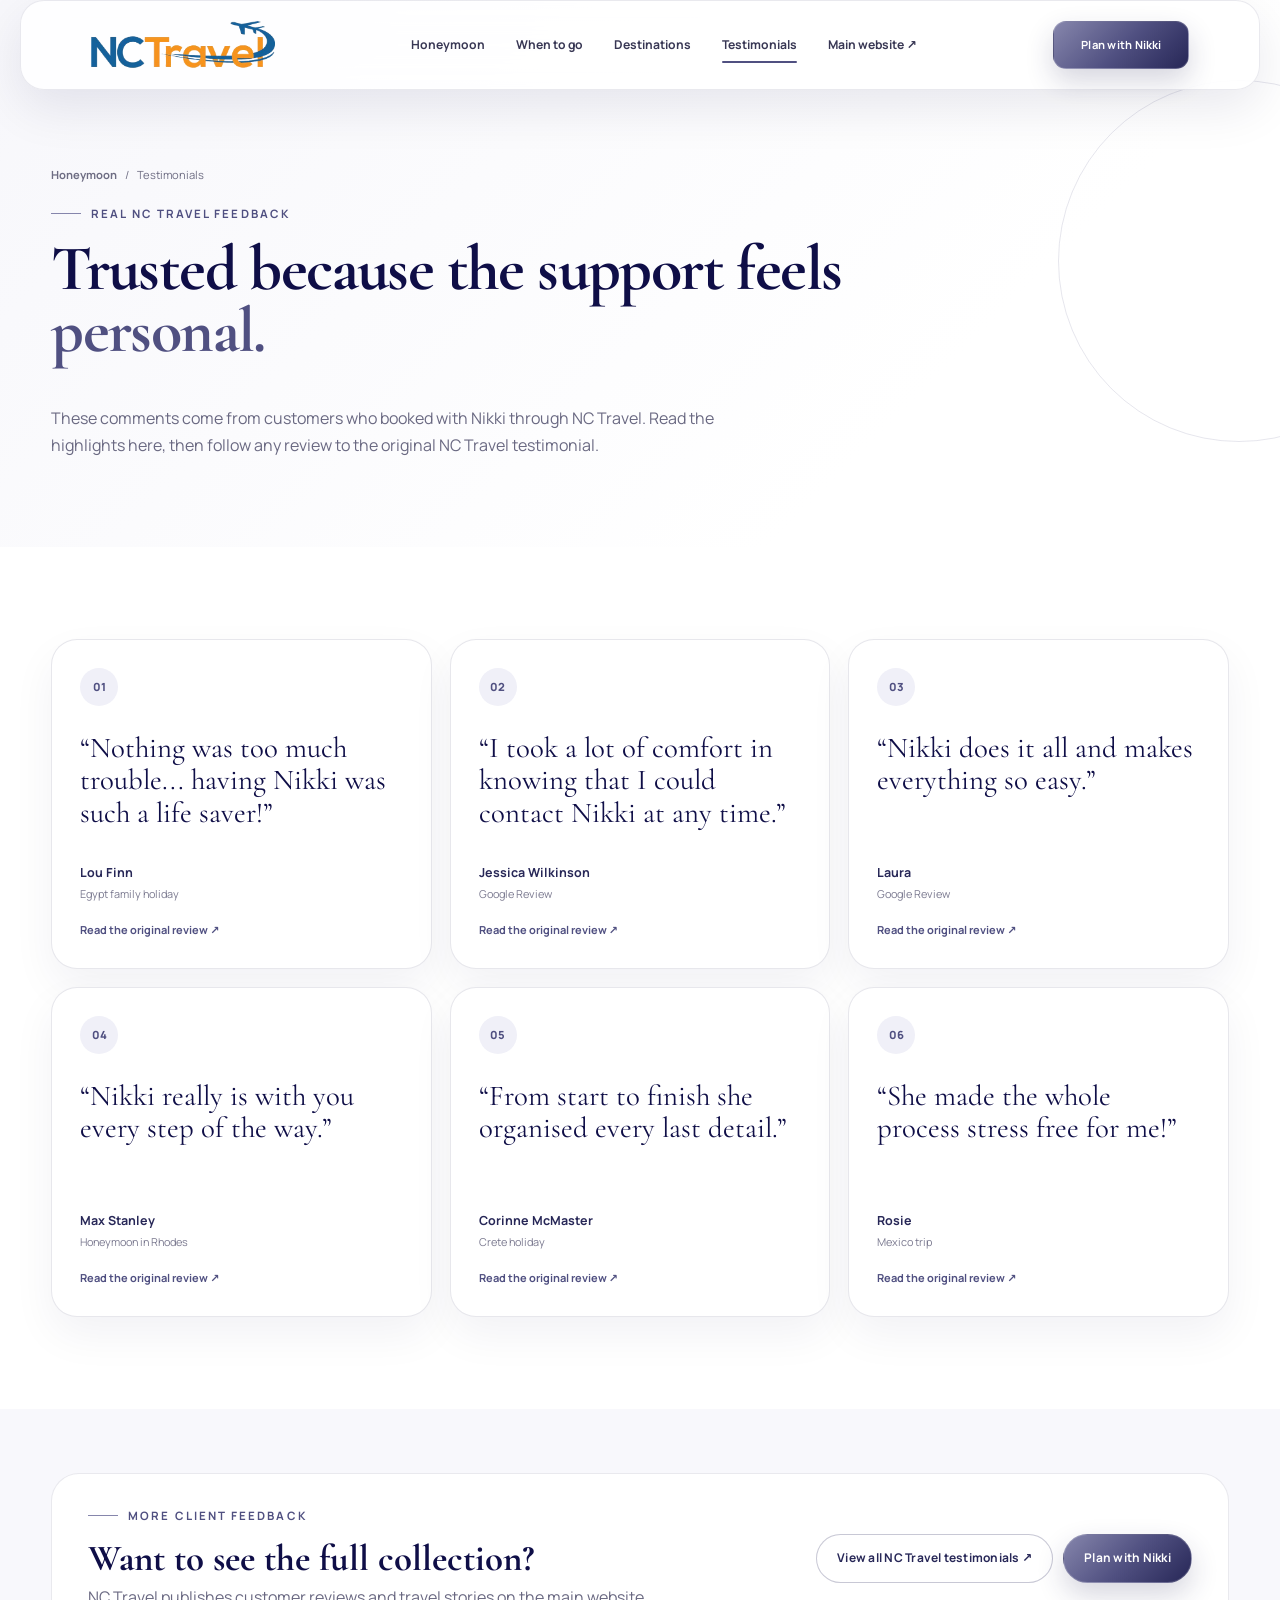
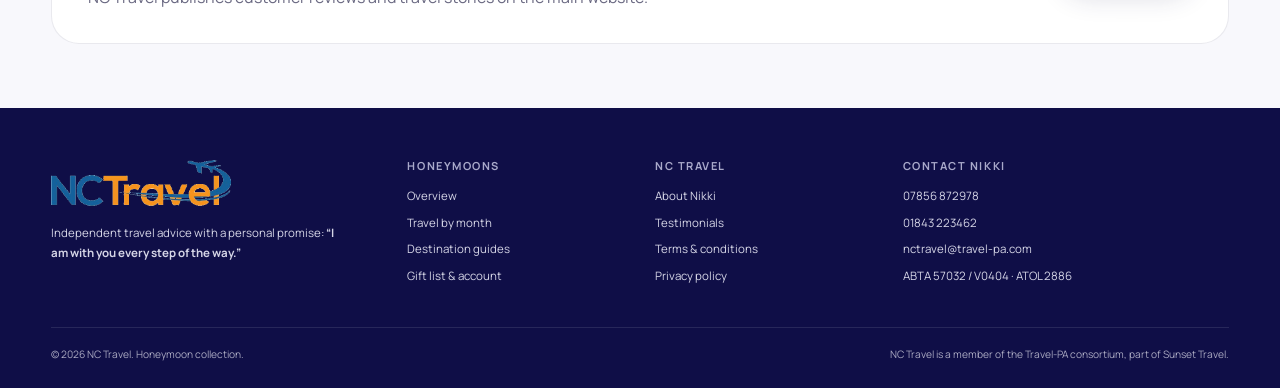
<file: testimonials.html>
<!DOCTYPE html>

<html lang="en"><head><meta charset="utf-8"/><meta content="width=device-width,initial-scale=1" name="viewport"/><meta content="#ffffff" name="theme-color"/><meta content="Read genuine NC Travel client feedback about Nikki Curran’s personal planning, support and attention to detail." name="description"/><title>Testimonials | NC Travel Honeymoons</title><link href="assets/img/nc-travel-logo.png" rel="icon"/><link href="assets/css/styles.css" rel="stylesheet"/></head><body><header class="site-header">
<div class="container nav">
<a aria-label="NC Travel home" class="logo-wrap" href="https://www.nctravel.co.uk/">
<img alt="NC Travel logo" class="logo" src="assets/img/nc-travel-logo.png"/>
</a>
<nav aria-label="Primary navigation" class="nav-links">
<a class="" href="index.html">Honeymoon</a>
<a class="" href="when-to-go.html">When to go</a>
<a class="" href="destinations.html">Destinations</a><a class="active" href="testimonials.html">Testimonials</a>
<a href="https://www.nctravel.co.uk/" rel="noopener" target="_blank">Main website ↗</a>
</nav>
<div class="nav-actions">
<a class="btn btn-gold btn-sm" data-open-planner="" href="#plan-honeymoon">Plan with Nikki</a>
<button aria-expanded="false" aria-label="Open menu" class="mobile-toggle"><span></span></button>
</div>
</div>
<nav aria-label="Mobile navigation" class="mobile-nav">
<a href="index.html">Honeymoon</a>
<a href="when-to-go.html">When to go</a>
<a href="destinations.html">Destinations</a><a href="testimonials.html">Testimonials</a>
<a data-open-planner="" href="#plan-honeymoon">Plan with Nikki</a>
<a href="https://www.nctravel.co.uk/" rel="noopener" target="_blank">Back to NC Travel ↗</a>
</nav>
</header>
<main class="testimonials-page">
<section class="subhero testimonial-hero">
<div class="container reveal">
<div class="breadcrumbs"><a href="index.html">Honeymoon</a><span>/</span><span>Testimonials</span></div>
<div class="eyebrow">Real NC Travel feedback</div>
<h1>Trusted because the support feels <span class="gold">personal.</span></h1>
<p>These comments come from customers who booked with Nikki through NC Travel. Read the highlights here, then follow any review to the original NC Travel testimonial.</p>
</div>
</section>
<section class="section section-white">
<div class="container testimonial-grid-page">
<article class="testimonial-card reveal"><span class="testimonial-mark">01</span><blockquote>“Nothing was too much trouble... having Nikki was such a life saver!”</blockquote><div><strong>Lou Finn</strong><span>Egypt family holiday</span></div><a href="https://www.nctravel.co.uk/post/we-booked-quite-short-notice-with-nikki-but-nothing-was-too-much-trouble-lou" rel="noopener" target="_blank">Read the original review ↗</a></article>
<article class="testimonial-card reveal"><span class="testimonial-mark">02</span><blockquote>“I took a lot of comfort in knowing that I could contact Nikki at any time.”</blockquote><div><strong>Jessica Wilkinson</strong><span>Google Review</span></div><a href="https://www.nctravel.co.uk/post/i-took-a-lot-of-comfort-in-knowing-that-i-could-contact-nikki-at-any-time-jessica" rel="noopener" target="_blank">Read the original review ↗</a></article>
<article class="testimonial-card reveal"><span class="testimonial-mark">03</span><blockquote>“Nikki does it all and makes everything so easy.”</blockquote><div><strong>Laura</strong><span>Google Review</span></div><a href="https://www.nctravel.co.uk/post/nikki-does-it-all-and-makes-everything-so-easy-laura" rel="noopener" target="_blank">Read the original review ↗</a></article>
<article class="testimonial-card reveal"><span class="testimonial-mark">04</span><blockquote>“Nikki really is with you every step of the way.”</blockquote><div><strong>Max Stanley</strong><span>Honeymoon in Rhodes</span></div><a href="https://www.nctravel.co.uk/post/nikki-really-is-with-you-every-step-of-the-way-max" rel="noopener" target="_blank">Read the original review ↗</a></article>
<article class="testimonial-card reveal"><span class="testimonial-mark">05</span><blockquote>“From start to finish she organised every last detail.”</blockquote><div><strong>Corinne McMaster</strong><span>Crete holiday</span></div><a href="https://www.nctravel.co.uk/post/from-start-to-finish-nikki-organised-every-last-detail-corinne" rel="noopener" target="_blank">Read the original review ↗</a></article>
<article class="testimonial-card reveal"><span class="testimonial-mark">06</span><blockquote>“She made the whole process stress free for me!”</blockquote><div><strong>Rosie</strong><span>Mexico trip</span></div><a href="https://www.nctravel.co.uk/post/nikki-made-the-whole-process-stress-free-for-me-rosie" rel="noopener" target="_blank">Read the original review ↗</a></article>
</div>
</section>
<section class="section-sm section-paper testimonial-cta-section">
<div class="container testimonial-cta reveal">
<div><div class="eyebrow">More client feedback</div><h2>Want to see the full collection?</h2><p>NC Travel publishes customer reviews and travel stories on the main website.</p></div>
<div class="testimonial-cta-actions"><a class="btn btn-outline" href="https://www.nctravel.co.uk/testimonials" rel="noopener" target="_blank">View all NC Travel testimonials ↗</a><a class="btn btn-gold" data-open-planner="" href="#plan-honeymoon">Plan with Nikki</a></div>
</div>
</section>
</main>
<footer class="footer">
<div class="container">
<div class="footer-grid">
<div>
<img alt="NC Travel" class="footer-logo" src="assets/img/nc-travel-logo.png"/>
<p style="max-width:290px;margin-top:16px">Independent travel advice with a personal promise: <strong>“I am with you every step of the way.”</strong></p>
</div>
<div><h4>Honeymoons</h4><a href="index.html">Overview</a><a href="when-to-go.html">Travel by month</a><a href="destinations.html">Destination guides</a><a href="index.html#gift">Gift list &amp; account</a></div>
<div><h4>NC Travel</h4><a href="https://www.nctravel.co.uk/about-nikki-curran" rel="noopener" target="_blank">About Nikki</a><a href="testimonials.html">Testimonials</a><a href="https://www.nctravel.co.uk/terms-and-conditions" rel="noopener" target="_blank">Terms &amp; conditions</a><a href="https://www.nctravel.co.uk/privacy-policy" rel="noopener" target="_blank">Privacy policy</a></div>
<div><h4>Contact Nikki</h4><a href="tel:+447856872978">07856 872978</a><a href="tel:+441843223462">01843 223462</a><a href="mailto:nctravel@travel-pa.com">nctravel@travel-pa.com</a><p>ABTA 57032 / V0404 · ATOL 2886</p></div>
</div>
<div class="footer-bottom"><span>© 2026 NC Travel. Honeymoon collection.</span><span>NC Travel is a member of the Travel-PA consortium, part of Sunset Travel.</span></div>
</div>
</footer><script src="assets/js/main.js"></script>
<div aria-hidden="true" class="planner-modal" id="honeymoonPlanner">
<div class="planner-backdrop" data-close-planner=""></div>
<section aria-labelledby="plannerTitle" aria-modal="true" class="planner-dialog" role="dialog">
<button aria-label="Close honeymoon planner" class="planner-close" data-close-planner="" type="button">×</button>
<aside class="planner-aside">
<div class="planner-aside-inner">
<span class="planner-eyebrow">NC Travel Honeymoons</span>
<h2 id="plannerTitle">Let’s make it feel completely <em>yours.</em></h2>
<p>Answer a few quick questions and Nikki can start shaping ideas around the two of you.</p>
<div class="planner-assurance">
<span>✓ Personal recommendations</span>
<span>✓ No planning fee</span>
<span>✓ ABTA &amp; ATOL protected</span>
</div>
<div aria-hidden="true" class="planner-step-list">
<span class="active" data-step-dot="1"><b>01</b> About you</span>
<span data-step-dot="2"><b>02</b> Contact</span>
<span data-step-dot="3"><b>03</b> Your honeymoon</span>
<span data-step-dot="4"><b>04</b> Budget &amp; ideas</span>
<span data-step-dot="5"><b>05</b> Consultation</span>
</div>
</div>
</aside>
<form class="planner-form" data-honeymoon-planner="" novalidate="">
<div class="planner-progress-wrap">
<div class="planner-progress-copy"><span id="plannerStepLabel">Step 1 of 5</span><strong id="plannerStepName">About you</strong></div>
<div class="planner-progress"><span id="plannerProgressBar"></span></div>
</div>
<div class="planner-step active" data-planner-step="1">
<span class="planner-question-kicker">First, the easy bit</span>
<h3>Who are we planning this honeymoon for?</h3>
<p class="planner-step-lead">Tell Nikki who she’ll be speaking with.</p>
<div class="planner-grid planner-grid-title">
<label class="planner-field"><span>Title</span><select name="title" required=""><option value="">Select</option><option>Mr</option><option>Mrs</option><option>Miss</option><option>Ms</option><option>Mx</option><option>Dr</option></select></label>
<label class="planner-field"><span>First name</span><input autocomplete="given-name" name="firstName" placeholder="First name" required="" type="text"/></label>
<label class="planner-field"><span>Last name</span><input autocomplete="family-name" name="lastName" placeholder="Last name" required="" type="text"/></label>
</div>
</div>
<div class="planner-step" data-planner-step="2">
<span class="planner-question-kicker">Keep in touch</span>
<h3>What’s the best way for Nikki to reach you?</h3>
<p class="planner-step-lead">Your details are only used to respond to this honeymoon enquiry.</p>
<div class="planner-grid">
<label class="planner-field planner-phone"><span>Phone number</span><div class="planner-phone-row"><select aria-label="Country code" name="dialCode"><option value="+44">UK +44</option><option value="+353">IE +353</option><option value="+1">US/CA +1</option><option value="+61">AU +61</option><option value="+91">IN +91</option><option value="other">Other</option></select><input autocomplete="tel" name="phone" placeholder="Phone number" required="" type="tel"/></div></label>
<label class="planner-field"><span>Email address</span><input autocomplete="email" name="email" placeholder="you@example.com" required="" type="email"/></label>
</div>
</div>
<div class="planner-step" data-planner-step="3">
<span class="planner-question-kicker">Picture the two of you</span>
<h3>What kind of honeymoon are you imagining?</h3>
<p class="planner-step-lead">Choose as many as feel right. You can change your mind later.</p>
<div class="planner-choice-grid" data-choice-group="style">
<button class="planner-choice" data-choice="Beach &amp; relaxation" type="button"><span>☼</span>Beach &amp; relaxation</button>
<button class="planner-choice" data-choice="Luxury resort" type="button"><span>◇</span>Luxury resort</button>
<button class="planner-choice" data-choice="Adventure &amp; safari" type="button"><span>↗</span>Adventure &amp; safari</button>
<button class="planner-choice" data-choice="Culture &amp; city" type="button"><span>⌂</span>Culture &amp; city</button>
<button class="planner-choice" data-choice="Island hopping" type="button"><span>≈</span>Island hopping</button>
<button class="planner-choice" data-choice="Multi-centre" type="button"><span>＋</span>Multi-centre</button>
</div>
<input data-choice-value="" name="honeymoonStyle" type="hidden"/>
<div class="planner-grid planner-grid-compact">
<label class="planner-field"><span>Preferred travel month</span><select name="travelMonth"><option value="">Not sure yet</option><option>January</option><option>February</option><option>March</option><option>April</option><option>May</option><option>June</option><option>July</option><option>August</option><option>September</option><option>October</option><option>November</option><option>December</option></select></label>
<label class="planner-field"><span>Ideal duration</span><select name="duration"><option value="">Flexible</option><option>5–7 nights</option><option>8–10 nights</option><option>11–14 nights</option><option>15+ nights</option></select></label>
</div>
</div>
<div class="planner-step" data-planner-step="4">
<span class="planner-question-kicker">Make the ideas useful</span>
<h3>What should Nikki plan around?</h3>
<p class="planner-step-lead">A rough budget and any destination ideas help Nikki recommend the right level of trip.</p>
<div class="planner-budget-grid" data-radio-group="budget">
<label><input name="budget" type="radio" value="Up to £3,000"/><span>Up to £3,000</span></label>
<label><input name="budget" type="radio" value="£3,000–£5,000"/><span>£3k–£5k</span></label>
<label><input name="budget" type="radio" value="£5,000–£8,000"/><span>£5k–£8k</span></label>
<label><input name="budget" type="radio" value="£8,000+"/><span>£8k+</span></label>
<label><input name="budget" type="radio" value="Not sure yet"/><span>Not sure yet</span></label>
</div>
<div class="planner-grid planner-grid-compact">
<label class="planner-field"><span>Destination ideas</span><input name="destination" placeholder="e.g. Maldives, Japan, safari + beach" type="text"/></label>
<label class="planner-field"><span>Departure airport</span><input name="airport" placeholder="e.g. London Gatwick" type="text"/></label>
</div>
</div>
<div class="planner-step" data-planner-step="5">
<span class="planner-question-kicker">Last step</span>
<h3>Would you like to arrange a video consultation?</h3>
<p class="planner-step-lead">You can request a relaxed chat with Nikki, or simply send your enquiry and let her come back with the next step.</p>
<label class="planner-toggle"><input data-video-toggle="" name="videoConsultation" type="checkbox" value="Yes"/><span class="planner-toggle-switch"></span><span><strong>Arrange a video consultation with Nikki</strong><small>Get personalised advice, destination ideas and expert guidance.</small></span></label>
<div class="planner-consultation-date" data-consultation-date="" hidden="">
<label class="planner-field"><span>Preferred appointment date</span><input name="appointmentDate" type="date"/></label>
</div>
<label class="planner-field planner-notes"><span>Anything else Nikki should know?</span><textarea name="notes" placeholder="Wedding date, a must-have experience, accessibility needs, a special surprise…"></textarea></label>
<label class="planner-consent"><input name="consent" required="" type="checkbox"/><span>I’m happy for NC Travel to contact me about this honeymoon enquiry.</span></label>
</div>
<div class="planner-actions">
<button class="planner-back" data-planner-back="" disabled="" type="button">Back</button>
<button class="planner-next" data-planner-next="" type="button">Continue <span>→</span></button>
<button class="planner-submit" data-planner-submit="" hidden="" type="submit">Send to Nikki <span>→</span></button>
</div>
<p aria-live="polite" class="planner-error" data-planner-error=""></p>
</form>
</section>
</div>
</body></html>
</file>
<file: assets/css/styles.css>
@import url('https://fonts.googleapis.com/css2?family=Cormorant+Garamond:wght@500;600;700&family=Manrope:wght@400;500;600;700&display=swap');

:root{
  --ivory:#fbf8f2;
  --paper:#fffdf9;
  --white:#ffffff;
  --beige:#eee3d4;
  --beige-2:#e5d6c2;
  --sand:#d9c4a7;
  --gold:#b79659;
  --gold-dark:#8f6d38;
  --brown:#5a4335;
  --brown-dark:#342a24;
  --ink:#25211e;
  --muted:#716a64;
  --line:rgba(80,60,45,.14);
  --blue:#1d6e9d;
  --orange:#f19328;
  --shadow:0 20px 60px rgba(65,48,36,.10);
  --radius:24px;
}

*{box-sizing:border-box}
html{scroll-behavior:smooth}
body{margin:0;background:var(--ivory);color:var(--ink);font-family:Manrope,system-ui,-apple-system,sans-serif;line-height:1.7}
body.menu-open{overflow:hidden}
a{color:inherit;text-decoration:none}
img{display:block;max-width:100%}
button,input,select,textarea{font:inherit}
button{color:inherit}
h1,h2,h3,h4{font-family:"Cormorant Garamond",Georgia,serif;line-height:1.05;margin:0 0 .65em;color:var(--brown-dark)}
p{margin:0 0 1em}
.container{width:min(1180px,92%);margin-inline:auto}
.container.narrow{width:min(900px,92%)}
.section{padding:92px 0;position:relative}
.section-sm{padding:64px 0}
.section-white{background:var(--white)}
.section-paper{background:var(--paper)}
.section-beige{background:linear-gradient(180deg,#f2e9dd,#fbf8f2)}
.section-dark{background:var(--brown-dark);color:#f8f3ec}
.section-dark h2,.section-dark h3{color:#fffaf2}
.eyebrow{display:flex;align-items:center;gap:10px;font-size:.72rem;text-transform:uppercase;letter-spacing:.18em;font-weight:700;color:var(--gold-dark);margin-bottom:14px}
.eyebrow:before{content:"";width:30px;height:1px;background:var(--gold)}
.section-title{font-size:clamp(2.5rem,5vw,4.7rem);max-width:850px}
.section-lead{font-size:1.02rem;color:var(--muted);max-width:760px}
.gold{color:var(--gold-dark)}
.muted{color:var(--muted)}
.small{font-size:.85rem}
.pill{display:inline-flex;align-items:center;gap:8px;padding:8px 12px;border-radius:999px;border:1px solid var(--line);background:rgba(255,255,255,.7);font-size:.72rem;font-weight:700;color:var(--brown)}

/* Header */
.site-header{position:fixed;inset:0 0 auto;z-index:1000;transition:.25s ease;background:rgba(251,248,242,.82);backdrop-filter:blur(16px);border-bottom:1px solid transparent}
.site-header.scrolled{border-color:var(--line);box-shadow:0 8px 35px rgba(61,45,34,.06)}
.nav{height:88px;display:flex;align-items:center;justify-content:space-between;gap:24px}
.logo-wrap{display:flex;align-items:center;gap:14px;min-width:160px}
.logo{width:176px;height:auto;mix-blend-mode:multiply}
.nav-links{display:flex;align-items:center;gap:28px;font-size:.76rem;font-weight:700;color:#54483f}
.nav-links a{position:relative;white-space:nowrap}
.nav-links a:after{content:"";position:absolute;left:0;right:100%;bottom:-8px;height:1px;background:var(--gold);transition:.25s}
.nav-links a:hover:after,.nav-links a.active:after{right:0}
.nav-actions{display:flex;align-items:center;gap:10px}
.btn{display:inline-flex;align-items:center;justify-content:center;gap:8px;border-radius:999px;padding:13px 20px;border:1px solid transparent;background:var(--brown);color:#fff;font-size:.75rem;font-weight:700;letter-spacing:.02em;cursor:pointer;transition:.22s ease}
.btn:hover{transform:translateY(-2px);box-shadow:0 12px 30px rgba(61,43,31,.16)}
.btn-gold{background:linear-gradient(135deg,#c6a76d,#9d7a42);color:#fff}
.btn-light{background:rgba(255,255,255,.84);border-color:rgba(255,255,255,.72);color:var(--brown-dark)}
.btn-outline{background:transparent;border-color:rgba(90,67,53,.3);color:var(--brown)}
.btn-sm{padding:10px 16px;font-size:.7rem}
.mobile-toggle{display:none;width:44px;height:44px;border-radius:50%;border:1px solid var(--line);background:rgba(255,255,255,.7);cursor:pointer;align-items:center;justify-content:center}
.mobile-toggle span,.mobile-toggle span:before,.mobile-toggle span:after{content:"";display:block;width:18px;height:1px;background:var(--brown);position:relative;transition:.25s}
.mobile-toggle span:before{position:absolute;top:-6px}.mobile-toggle span:after{position:absolute;top:6px}
.mobile-nav{display:none}

/* Hero */
.hero{min-height:760px;padding-top:88px;display:flex;align-items:center;position:relative;overflow:hidden;background:#d9c7b4}
.hero-media{position:absolute;inset:0;background-image:linear-gradient(90deg,rgba(43,34,28,.72) 0%,rgba(43,34,28,.48) 38%,rgba(43,34,28,.12) 68%,rgba(43,34,28,.12) 100%),linear-gradient(0deg,rgba(43,34,28,.36),transparent 50%),url('https://static.wixstatic.com/media/c4ca21_735003ba250a4f378be58e5f8d075154~mv2.jpg');background-size:cover;background-position:center;transform:scale(1.02);animation:heroZoom 18s ease-in-out infinite alternate}
@keyframes heroZoom{to{transform:scale(1.075)}}
.hero-content{position:relative;z-index:2;color:#fff;max-width:720px;padding:80px 0}
.hero .eyebrow{color:#ead8bb}.hero .eyebrow:before{background:#d9bc89}
.hero h1{font-size:clamp(4rem,8vw,7.7rem);color:#fffaf4;letter-spacing:-.035em;margin-bottom:22px}
.hero p{font-size:1.05rem;max-width:620px;color:rgba(255,255,255,.88)}
.hero-actions{display:flex;flex-wrap:wrap;gap:12px;margin-top:30px}
.hero-card{position:absolute;right:max(4%,calc((100vw - 1180px)/2));bottom:48px;z-index:3;width:min(360px,37vw);background:rgba(255,253,249,.92);backdrop-filter:blur(14px);border:1px solid rgba(255,255,255,.55);border-radius:22px;padding:22px;color:var(--ink);box-shadow:0 25px 70px rgba(0,0,0,.18)}
.hero-card strong{font-family:"Cormorant Garamond";font-size:1.55rem;color:var(--brown-dark)}
.trust-mini{display:grid;grid-template-columns:1fr 1fr;gap:10px;margin-top:14px}
.trust-mini span{font-size:.7rem;padding:10px;border-radius:12px;background:#f5efe7;color:#6a584b;font-weight:700}

/* Trust ribbon */
.trust-ribbon{background:#fff;border-bottom:1px solid var(--line)}
.trust-grid{display:grid;grid-template-columns:repeat(4,1fr)}
.trust-item{padding:24px 20px;display:flex;align-items:center;gap:13px;border-right:1px solid var(--line)}
.trust-item:last-child{border-right:0}.trust-icon{width:40px;height:40px;display:grid;place-items:center;border-radius:50%;background:#f3eadf;color:var(--gold-dark);font-size:.9rem;font-weight:800}
.trust-item b{display:block;font-size:.78rem;color:var(--brown-dark)}.trust-item small{display:block;color:var(--muted);font-size:.66rem;line-height:1.4}

/* Editorial cards */
.intro-grid{display:grid;grid-template-columns:.92fr 1.08fr;gap:64px;align-items:center}
.nikki-frame{position:relative;padding:18px 18px 18px 0}
.nikki-frame:before{content:"";position:absolute;inset:46px 0 0 54px;border-radius:32px;background:#e7d9c6}
.nikki-frame img{position:relative;width:100%;height:600px;object-fit:cover;border-radius:32px;box-shadow:var(--shadow)}
.nikki-badge{position:absolute;right:-12px;bottom:34px;background:#fff;border-radius:18px;padding:16px 18px;box-shadow:var(--shadow);border:1px solid var(--line);max-width:220px}
.nikki-badge b{font-family:"Cormorant Garamond";font-size:1.25rem}.nikki-badge span{font-size:.69rem;color:var(--muted);display:block}
.intro-copy h2{font-size:clamp(3rem,5vw,5.2rem)}
.intro-copy .quote{font-family:"Cormorant Garamond";font-size:1.55rem;color:var(--gold-dark);margin:22px 0}
.service-points{display:grid;grid-template-columns:1fr 1fr;gap:12px;margin:25px 0}
.service-point{padding:15px 16px;border-radius:16px;border:1px solid var(--line);background:#fff;font-size:.76rem;color:#665d56}
.service-point b{display:block;color:var(--brown);margin-bottom:3px}

/* Cards */
.card-grid{display:grid;grid-template-columns:repeat(3,1fr);gap:18px;margin-top:36px}
.benefit-card{background:#fff;border:1px solid var(--line);border-radius:22px;padding:26px;box-shadow:0 12px 35px rgba(66,48,35,.045);transition:.25s}
.benefit-card:hover{transform:translateY(-5px);box-shadow:var(--shadow)}
.card-num{display:flex;align-items:center;justify-content:space-between;margin-bottom:25px;color:var(--gold-dark);font-size:.72rem;font-weight:800}
.card-num:after{content:"";width:44px;height:1px;background:#d9c4a7}
.benefit-card h3{font-size:1.8rem;margin-bottom:8px}.benefit-card p{font-size:.78rem;color:var(--muted);margin:0}

/* Journey */
.journey-shell{margin-top:42px;position:relative}
.journey-line{position:absolute;left:50%;top:28px;bottom:28px;width:1px;background:linear-gradient(transparent,#cdb58e 8%,#cdb58e 92%,transparent)}
.journey-step{display:grid;grid-template-columns:1fr 70px 1fr;gap:22px;align-items:start;margin:0 0 12px}
.journey-step:nth-child(even) .journey-card{grid-column:3}.journey-step:nth-child(even) .journey-marker{grid-column:2;grid-row:1}.journey-step:nth-child(odd) .journey-card{grid-column:1}.journey-step:nth-child(odd) .journey-marker{grid-column:2;grid-row:1}
.journey-card{background:#fff;border:1px solid var(--line);border-radius:20px;padding:24px;box-shadow:0 10px 30px rgba(67,49,36,.04)}
.journey-card h3{font-size:1.75rem;margin-bottom:9px}.journey-card p,.journey-card li{font-size:.76rem;color:var(--muted)}
.journey-card ul{padding-left:18px;margin:10px 0 0}.journey-marker{width:54px;height:54px;border-radius:50%;display:grid;place-items:center;background:var(--brown);color:#fff;z-index:2;box-shadow:0 0 0 8px var(--ivory);font-weight:800;font-size:.74rem;margin:10px auto 0}

/* Month teaser */
.month-strip{display:flex;gap:8px;flex-wrap:wrap;margin-top:30px}
.month-strip a{padding:10px 13px;border:1px solid var(--line);border-radius:999px;background:#fff;font-size:.7rem;font-weight:700;color:#67594e;transition:.2s}.month-strip a:hover{background:var(--brown);color:#fff;border-color:var(--brown)}
.feature-split{display:grid;grid-template-columns:1.1fr .9fr;gap:24px;margin-top:35px}
.feature-image{min-height:460px;border-radius:28px;overflow:hidden;background:linear-gradient(135deg,#bba589,#ddd0c0);position:relative}
.feature-image img{width:100%;height:100%;object-fit:cover;position:absolute;inset:0}
.feature-image:after{content:"";position:absolute;inset:0;background:linear-gradient(0deg,rgba(43,34,28,.55),transparent 56%)}
.feature-caption{position:absolute;left:26px;bottom:24px;z-index:2;color:#fff;max-width:480px}.feature-caption h3{color:#fff;font-size:2.35rem}.feature-caption p{font-size:.77rem;color:rgba(255,255,255,.86)}
.feature-panel{display:grid;gap:14px}
.feature-note{padding:24px;border-radius:22px;background:#fff;border:1px solid var(--line)}
.feature-note h3{font-size:1.7rem}.feature-note p{font-size:.78rem;color:var(--muted)}

/* Popular destination chips/cards */
.destination-cloud{display:flex;flex-wrap:wrap;gap:10px;margin-top:28px}
.destination-cloud span{border-radius:999px;padding:12px 16px;background:#fff;border:1px solid var(--line);font-weight:700;color:#665549;font-size:.76rem}
.destination-visuals{display:grid;grid-template-columns:1.15fr .85fr .85fr;gap:14px;margin-top:30px}
.visual-card{height:350px;border-radius:24px;position:relative;overflow:hidden;background:#d8c8b8}.visual-card img{width:100%;height:100%;object-fit:cover;transition:.5s}.visual-card:hover img{transform:scale(1.035)}.visual-card:after{content:"";position:absolute;inset:0;background:linear-gradient(0deg,rgba(37,31,27,.66),transparent 60%)}.visual-card div{position:absolute;left:20px;bottom:18px;z-index:2;color:white}.visual-card h3{color:#fff;font-size:1.65rem;margin:0}.visual-card small{font-size:.67rem;color:rgba(255,255,255,.8)}

/* Gift banner */
.gift-shell{display:grid;grid-template-columns:1.15fr .85fr;gap:35px;align-items:center;padding:48px;border-radius:32px;background:linear-gradient(135deg,#eadbc8,#f7efe5 55%,#fff);border:1px solid rgba(90,67,53,.08)}
.gift-shell h2{font-size:clamp(2.5rem,5vw,4rem)}
.gift-shell p{color:#6f655e;max-width:690px}.gift-card{background:#fff;border-radius:24px;padding:28px;box-shadow:var(--shadow);border:1px solid rgba(90,67,53,.08)}.gift-card strong{display:block;font-family:"Cormorant Garamond";font-size:1.7rem;color:var(--brown-dark);margin-bottom:8px}.gift-card ul{margin:0;padding-left:18px}.gift-card li{font-size:.76rem;color:var(--muted);margin:6px 0}

/* Hen stag & stories */
.two-col{display:grid;grid-template-columns:1fr 1fr;gap:24px}.soft-card{border-radius:24px;padding:32px;background:#fff;border:1px solid var(--line)}.soft-card h3{font-size:2rem}.soft-card p{font-size:.8rem;color:var(--muted)}
.story-placeholder{border:1px dashed rgba(143,109,56,.42);background:#fffaf3}

/* Contact */
.contact-grid{display:grid;grid-template-columns:.85fr 1.15fr;gap:50px;align-items:start}
.contact-info h2{font-size:clamp(3rem,5vw,4.8rem)}
.contact-list{display:grid;gap:10px;margin-top:28px}.contact-list a{font-size:.9rem;font-weight:700;color:#5f4d40}
.contact-form{background:#fff;padding:28px;border-radius:24px;border:1px solid var(--line);box-shadow:var(--shadow);display:grid;grid-template-columns:1fr 1fr;gap:12px}
.field{display:grid;gap:6px}.field.full{grid-column:1/-1}.field label{font-size:.68rem;text-transform:uppercase;letter-spacing:.1em;font-weight:700;color:#76695f}.field input,.field select,.field textarea{width:100%;border:1px solid #ddd1c3;border-radius:13px;padding:13px 14px;background:#fffcf8;color:var(--ink);outline:none}.field textarea{min-height:120px;resize:vertical}.field input:focus,.field select:focus,.field textarea:focus{border-color:#b99a67;box-shadow:0 0 0 3px rgba(183,150,89,.12)}.form-note{grid-column:1/-1;font-size:.67rem;color:#847b74;margin:0}.contact-form .btn{grid-column:1/-1}

/* Footer */
.footer{background:#2f2722;color:#dfd4c9;padding:52px 0 24px}.footer-grid{display:grid;grid-template-columns:1.2fr .8fr .8fr 1.2fr;gap:30px}.footer-logo{width:180px;filter:brightness(1.08);background:#fff;border-radius:10px;padding:5px}.footer h4{font-family:Manrope;font-size:.69rem;color:#d7bd91;text-transform:uppercase;letter-spacing:.14em;margin-bottom:14px}.footer a,.footer p{font-size:.72rem;color:#cbbfb5;display:block;margin:7px 0}.footer-bottom{margin-top:35px;padding-top:18px;border-top:1px solid rgba(255,255,255,.1);display:flex;justify-content:space-between;gap:20px;font-size:.64rem;color:#a99d94}

/* Internal page hero */
.subhero{padding:165px 0 72px;background:linear-gradient(135deg,#efe4d6,#fbf8f2);position:relative;overflow:hidden}.subhero:after{content:"";position:absolute;width:360px;height:360px;border:1px solid rgba(183,150,89,.18);border-radius:50%;right:-140px;top:80px}.subhero h1{font-size:clamp(3.8rem,7vw,6.8rem);max-width:940px}.subhero p{max-width:720px;color:var(--muted);font-size:1rem}.breadcrumbs{display:flex;gap:8px;font-size:.7rem;color:#897b70;margin-bottom:20px}.breadcrumbs a{font-weight:700;color:#6e5949}

/* Month page */
.month-nav-wrap{position:sticky;top:88px;z-index:80;background:rgba(251,248,242,.92);backdrop-filter:blur(14px);border-bottom:1px solid var(--line);border-top:1px solid var(--line)}
.month-nav{display:flex;gap:6px;overflow-x:auto;padding:13px 0;scrollbar-width:none}.month-nav::-webkit-scrollbar{display:none}.month-btn{flex:0 0 auto;border:1px solid transparent;border-radius:999px;padding:9px 13px;background:transparent;font-size:.7rem;font-weight:700;cursor:pointer;color:#71645a}.month-btn.active{background:var(--brown);color:#fff}.month-article{display:none}.month-article.active{display:block;animation:fadeIn .35s ease}@keyframes fadeIn{from{opacity:0;transform:translateY(8px)}to{opacity:1;transform:none}}
.month-layout{display:grid;grid-template-columns:250px 1fr;gap:45px;align-items:start}.month-aside{position:sticky;top:160px}.month-aside-card{padding:22px;border-radius:20px;background:#fff;border:1px solid var(--line)}.month-aside-card h3{font-size:1.65rem}.month-aside-card p{font-size:.74rem;color:var(--muted)}.month-progress{display:grid;gap:6px;margin-top:18px}.month-progress button{border:0;background:none;text-align:left;padding:6px 0;font-size:.68rem;color:#75685e;cursor:pointer}.month-progress button:hover{color:var(--gold-dark)}
.month-content{background:#fff;border:1px solid var(--line);border-radius:28px;padding:clamp(28px,5vw,60px);box-shadow:0 14px 45px rgba(65,48,36,.05)}.month-kicker{font-size:.72rem;letter-spacing:.18em;text-transform:uppercase;color:var(--gold-dark);font-weight:800}.month-content>h2{font-size:clamp(3rem,5vw,5rem);margin-top:10px}.month-content h3{font-size:2.1rem;margin-top:45px;padding-top:20px;border-top:1px solid var(--line)}.month-content h4{font-size:1.45rem;color:var(--brown);margin-top:26px;margin-bottom:8px}.month-content p,.month-content li{font-size:.89rem;color:#625b56}.month-content .weather{border-left:3px solid var(--gold);padding:10px 14px;background:#faf5ee;border-radius:0 12px 12px 0;color:#5b4c42;font-weight:600}.month-content ul{padding-left:22px}.month-source{margin-top:40px;padding-top:18px;border-top:1px solid var(--line);font-size:.72rem}.month-source a{color:var(--gold-dark);font-weight:700}.month-controls{display:flex;justify-content:space-between;gap:12px;margin-top:22px}.month-controls button{border:1px solid var(--line);background:#fff;border-radius:999px;padding:10px 15px;font-size:.7rem;font-weight:700;cursor:pointer}.month-controls button:hover{background:var(--brown);color:#fff}

/* Destination page */
.filter-bar{display:flex;flex-wrap:wrap;gap:9px;margin-top:28px}.filter-btn{border:1px solid var(--line);background:#fff;border-radius:999px;padding:10px 14px;font-size:.72rem;font-weight:700;cursor:pointer;color:#64574d}.filter-btn.active{background:var(--brown);color:#fff;border-color:var(--brown)}
.region-card{display:none}.region-card.active{display:block}.region-shell{display:grid;grid-template-columns:300px 1fr;gap:36px;margin-top:34px}.region-side{position:sticky;top:120px}.region-side h2{font-size:2.8rem}.region-side p{font-size:.76rem;color:var(--muted)}.region-side .btn{margin-top:10px}.region-body{display:grid;gap:14px}.region-block{background:#fff;border:1px solid var(--line);border-radius:20px;overflow:hidden}.region-block summary{list-style:none;cursor:pointer;padding:20px 22px;display:flex;justify-content:space-between;align-items:center;gap:15px;font-family:"Cormorant Garamond";font-size:1.55rem;font-weight:700;color:var(--brown-dark)}.region-block summary::-webkit-details-marker{display:none}.region-block summary:after{content:"+";font-family:Manrope;font-weight:400;color:var(--gold-dark)}.region-block[open] summary:after{content:"–"}.region-block-content{padding:0 22px 24px;border-top:1px solid var(--line)}.region-block-content p,.region-block-content li{font-size:.82rem;color:#655d57}.region-block-content ul{padding-left:20px}.destination-entry{padding:14px 0;border-bottom:1px solid var(--line)}.destination-entry:last-child{border-bottom:0}.destination-entry h4{font-size:1.35rem;margin:0 0 4px}.destination-entry p{margin:0}.season-grid{display:grid;grid-template-columns:1fr 1fr;gap:10px}.season-item{padding:14px;border-radius:14px;background:#faf6f0}.season-item b{font-size:.78rem;color:var(--brown)}.season-item p{font-size:.72rem;margin:4px 0 0}

/* Search */
.guide-search{display:flex;gap:10px;margin-top:25px}.guide-search input{flex:1;min-width:0;border:1px solid #d9cabb;border-radius:999px;padding:12px 16px;background:#fff;outline:none}.guide-search input:focus{border-color:#b79659;box-shadow:0 0 0 3px rgba(183,150,89,.12)}.search-results{font-size:.72rem;color:var(--muted);margin-top:10px}
.highlight{background:#f7e2b9;border-radius:3px;padding:0 2px}

/* Reveal */
.reveal{opacity:0;transform:translateY(18px);transition:opacity .7s ease,transform .7s ease}.reveal.visible{opacity:1;transform:none}

@media(max-width:1000px){
  .nav-links{display:none}.mobile-toggle{display:flex}.nav-actions .btn{display:none}
  .mobile-nav{position:fixed;inset:88px 0 0;background:rgba(251,248,242,.98);padding:28px 4%;z-index:999;display:grid;align-content:start;gap:4px;transform:translateY(-120%);opacity:0;transition:.3s;pointer-events:none}.mobile-nav.open{transform:none;opacity:1;pointer-events:auto}.mobile-nav a{padding:15px 6px;border-bottom:1px solid var(--line);font-family:"Cormorant Garamond";font-size:1.6rem;color:var(--brown-dark)}
  .hero-card{display:none}.intro-grid,.gift-shell,.contact-grid{grid-template-columns:1fr}.nikki-frame img{height:520px}.card-grid{grid-template-columns:1fr 1fr}.destination-visuals{grid-template-columns:1fr 1fr}.destination-visuals .visual-card:first-child{grid-column:1/-1}.two-col{grid-template-columns:1fr}.footer-grid{grid-template-columns:1fr 1fr}.month-layout,.region-shell{grid-template-columns:1fr}.month-aside,.region-side{position:relative;top:auto}.month-aside-card{display:none}.journey-line{left:27px}.journey-step{grid-template-columns:54px 1fr;gap:14px}.journey-step:nth-child(odd) .journey-card,.journey-step:nth-child(even) .journey-card{grid-column:2}.journey-step:nth-child(odd) .journey-marker,.journey-step:nth-child(even) .journey-marker{grid-column:1}.journey-marker{grid-row:1;margin-top:8px;box-shadow:0 0 0 6px var(--ivory)}
}
@media(max-width:700px){
  .section{padding:68px 0}.nav{height:76px}.site-header{height:76px}.logo{width:140px}.mobile-nav{inset:76px 0 0}.hero{min-height:700px;padding-top:76px}.hero-content{padding:60px 0}.hero h1{font-size:clamp(3.5rem,17vw,5.4rem)}.hero p{font-size:.92rem}.hero-actions{display:grid;grid-template-columns:1fr}.hero-actions .btn{width:100%}.trust-grid{grid-template-columns:1fr 1fr}.trust-item:nth-child(2){border-right:0}.trust-item:nth-child(-n+2){border-bottom:1px solid var(--line)}.intro-grid{gap:38px}.nikki-frame img{height:430px}.nikki-badge{right:5px}.service-points,.card-grid{grid-template-columns:1fr}.feature-split{grid-template-columns:1fr}.feature-image{min-height:390px}.destination-visuals{grid-template-columns:1fr}.destination-visuals .visual-card:first-child{grid-column:auto}.visual-card{height:300px}.gift-shell{padding:28px}.contact-form{grid-template-columns:1fr}.field.full,.contact-form .btn,.form-note{grid-column:auto}.footer-grid{grid-template-columns:1fr}.footer-bottom{flex-direction:column}.subhero{padding:130px 0 56px}.subhero h1{font-size:3.9rem}.month-nav-wrap{top:76px}.month-content{padding:26px 20px}.month-content>h2{font-size:3.2rem}.month-content h3{font-size:1.8rem}.season-grid{grid-template-columns:1fr}.region-side h2{font-size:2.4rem}.region-block summary{font-size:1.35rem}.guide-search{flex-direction:column}
}
@media(max-width:430px){.trust-grid{grid-template-columns:1fr}.trust-item{border-right:0!important;border-bottom:1px solid var(--line)}.trust-item:last-child{border-bottom:0}.nikki-frame:before{inset:30px 0 0 30px}.nikki-frame img{height:390px}.journey-card{padding:19px}.journey-card h3{font-size:1.5rem}.hero h1{font-size:3.6rem}}


/* ===== September 2026 refinement pass ===== */
.logo{mix-blend-mode:normal}
.logo-wrap{padding:8px 16px;border-radius:18px;background:linear-gradient(135deg,rgba(255,255,255,.72),rgba(255,255,255,.4));border:1px solid rgba(255,255,255,.55);box-shadow:0 10px 25px rgba(61,43,31,.06)}
.site-header{top:12px;left:12px;right:12px;inset:auto 12px auto 12px;width:auto;max-width:min(1240px,calc(100% - 24px));margin:0 auto;border:1px solid rgba(255,255,255,.48);background:linear-gradient(180deg,rgba(255,255,255,.62),rgba(255,250,244,.44));backdrop-filter:blur(18px) saturate(1.2);border-radius:24px;box-shadow:0 14px 38px rgba(51,37,28,.08)}
.site-header.scrolled{background:linear-gradient(180deg,rgba(255,255,255,.78),rgba(255,250,244,.58));border-color:rgba(183,150,89,.18);box-shadow:0 18px 45px rgba(61,45,34,.12)}
.nav{padding-inline:20px}
.nav-links a.active:after,.nav-links a:hover:after{height:2px;border-radius:999px}
.mobile-toggle{background:rgba(255,255,255,.82)}
.mobile-nav{border-radius:0 0 24px 24px;box-shadow:0 24px 40px rgba(61,45,34,.08)}
.hero{padding-top:118px}
.month-selector,.destination-selector{display:flex;gap:10px;flex-wrap:wrap;margin-top:30px}
.month-chip,.destination-chip{padding:11px 16px;border-radius:999px;border:1px solid var(--line);background:#fff;font-size:.74rem;font-weight:700;color:#66584d;cursor:pointer;transition:.24s ease}
.month-chip:hover,.month-chip.active,.destination-chip:hover,.destination-chip.active{background:var(--brown);border-color:var(--brown);color:#fff;transform:translateY(-2px)}
.month-explorer{display:grid;grid-template-columns:1.08fr .92fr;gap:24px;align-items:stretch;margin-top:28px}
.month-explorer-media,.destination-stage,.month-showcase-media{position:relative;overflow:hidden;border-radius:28px;min-height:470px;background:#dac9ba}
.month-explorer-media img,.destination-stage img,.month-showcase-media img{width:100%;height:100%;object-fit:cover;display:block;position:absolute;inset:0}
.month-explorer-media:after,.destination-stage:after,.month-showcase-media:after{content:"";position:absolute;inset:0;background:linear-gradient(180deg,rgba(41,31,24,.08),transparent 38%,rgba(30,22,18,.62) 100%)}
.month-explorer-overlay,.destination-stage-overlay,.month-showcase-media-copy{position:absolute;left:28px;right:28px;bottom:28px;z-index:2;color:#fff}
.month-explorer-overlay h3,.destination-stage-overlay h3,.month-showcase-media-copy h2{color:#fff;font-size:clamp(2.2rem,4vw,3.6rem);margin:12px 0 12px;max-width:680px;line-height:1.02}
.month-explorer-overlay p,.destination-stage-overlay p,.month-showcase-media-copy p{color:rgba(255,255,255,.9);max-width:620px;font-size:.9rem;margin:0}
.month-kicker-badge{display:inline-flex;align-items:center;padding:10px 14px;border-radius:999px;background:rgba(255,255,255,.14);backdrop-filter:blur(12px);border:1px solid rgba(255,255,255,.28);font-size:.72rem;font-weight:700;letter-spacing:.03em;color:#fffdf8}
.month-explorer-side,.destination-sidebar,.month-showcase-panel{display:grid;gap:14px;align-content:start}
.month-insight-card,.destination-info-card,.month-showcase-card{background:#fff;border:1px solid var(--line);border-radius:24px;padding:28px;box-shadow:0 16px 42px rgba(65,48,36,.06)}
.month-insight-card small,.destination-info-card small,.month-showcase-card small,.month-mini-card small{display:block;margin-bottom:10px;color:var(--gold-dark);font-size:.66rem;text-transform:uppercase;letter-spacing:.15em;font-weight:800}
.month-insight-card h3,.destination-info-card h3,.month-showcase-card h3{font-size:2rem;margin:0 0 10px}
.month-insight-card p,.destination-info-card p,.month-showcase-card p,.month-mini-card p{margin:0;font-size:.8rem;color:var(--muted)}
.month-mini-grid,.month-showcase-grid{display:grid;grid-template-columns:1fr 1fr;gap:14px}
.month-mini-card{background:rgba(255,255,255,.74);backdrop-filter:blur(8px);border:1px solid var(--line);border-radius:20px;padding:22px;box-shadow:0 10px 28px rgba(65,48,36,.04)}
.tag-list{display:flex;flex-wrap:wrap;gap:8px}
.tag-list span{display:inline-flex;padding:9px 12px;border-radius:999px;background:#f7f1e8;border:1px solid rgba(183,150,89,.2);color:#6c5644;font-size:.72rem;font-weight:700}
.destination-explorer{display:grid;grid-template-columns:1.08fr .92fr;gap:24px;align-items:stretch;margin-top:28px}
.destination-stage{min-height:500px}
.destination-stage-overlay h3{font-size:clamp(2.6rem,4vw,4rem)}
.month-showcase-section{padding-top:42px;padding-bottom:26px}
.month-showcase{display:grid;grid-template-columns:1.04fr .96fr;gap:24px;align-items:stretch}
.month-showcase-media{min-height:500px}
.month-showcase-panel .btn{margin-top:6px}
.month-aside-card{border-radius:24px;background:linear-gradient(180deg,#fff,#fcf8f2);box-shadow:0 12px 34px rgba(65,48,36,.05)}
.month-progress{grid-template-columns:1fr 1fr;gap:8px}
.month-progress button{padding:10px 12px;border-radius:14px;border:1px solid transparent;background:#faf4eb;font-weight:700}
.month-progress button:hover,.month-progress button.active{background:var(--brown);color:#fff}
.month-content{border-radius:32px}
.month-nav-wrap{top:108px;background:rgba(251,248,242,.72);backdrop-filter:blur(18px);border-radius:999px;max-width:min(1240px,calc(100% - 24px));margin:8px auto 0;border:1px solid rgba(80,60,45,.08)}
.month-nav{padding-inline:18px}
.month-btn{border:1px solid transparent}
.month-btn.active{box-shadow:0 8px 24px rgba(90,67,53,.15)}
@media(max-width:1000px){
  .site-header{top:10px;left:10px;right:10px;max-width:calc(100% - 20px)}
  .hero{padding-top:106px}
  .mobile-nav{inset:88px 0 0;background:rgba(251,248,242,.95)}
  .month-explorer,.destination-explorer,.month-showcase{grid-template-columns:1fr}
  .month-explorer-media,.destination-stage,.month-showcase-media{min-height:390px}
}
@media(max-width:700px){
  .site-header{top:8px;left:8px;right:8px;max-width:calc(100% - 16px);border-radius:20px}
  .nav{padding-inline:14px}
  .logo{width:132px}
  .logo-wrap{padding:8px 12px}
  .hero{padding-top:98px}
  .month-mini-grid,.month-showcase-grid,.month-progress{grid-template-columns:1fr}
  .month-explorer-overlay,.destination-stage-overlay,.month-showcase-media-copy{left:18px;right:18px;bottom:18px}
  .month-explorer-overlay h3,.destination-stage-overlay h3,.month-showcase-media-copy h2{font-size:2.35rem}
  .month-explorer-media,.destination-stage,.month-showcase-media{min-height:320px;border-radius:24px}
  .month-nav-wrap{top:90px;border-radius:22px}
  .month-nav{padding:10px 12px}
  .mobile-nav{inset:76px 0 0}
}

/* ===== Hero card visibility + scroll-reactive journey refinements ===== */
.hero-card{
  background:rgba(250,247,241,.96);
  border-color:rgba(255,255,255,.78);
  width:min(340px,31vw);
  right:max(4%,calc((100vw - 1180px)/2));
  top:52%;
  bottom:auto;
  translate:0 -50%;
  padding:24px;
}
.hero-card strong{
  display:block;
  margin-bottom:10px;
  color:#30261f;
}
.hero .hero-card p,
.hero-card .small,
.hero-card .muted{
  color:#5c5149 !important;
  opacity:1 !important;
  line-height:1.62;
  margin-bottom:16px;
}
.hero-card .trust-mini span{
  color:#5d4f44;
  background:#f4ece2;
}
@media(min-width:1001px) and (max-width:1250px){
  .hero-content{max-width:52vw;padding-right:18px}
  .hero-card{width:min(330px,33vw);right:4%;padding:21px}
  .hero-card strong{font-size:1.38rem}
  .hero-card .trust-mini span{font-size:.66rem;padding:9px}
}

/* Journey cards replay their entrance whenever they re-enter the viewport */
.js .journey-scroll .journey-card{
  opacity:0;
  transition:opacity .62s ease,transform .72s cubic-bezier(.2,.72,.25,1),box-shadow .45s ease;
  will-change:transform,opacity;
}
.js .journey-scroll:nth-child(even) .journey-card{
  transform:translate3d(58px,22px,0) scale(.985);
}
.js .journey-scroll:nth-child(odd) .journey-card{
  transform:translate3d(-58px,22px,0) scale(.985);
}
.js .journey-scroll .journey-marker{
  opacity:0;
  transform:scale(.68);
  transition:opacity .42s ease,transform .55s cubic-bezier(.18,.8,.3,1.25);
  will-change:transform,opacity;
}
.js .journey-scroll.in-view .journey-card{
  opacity:1;
  transform:translate3d(0,0,0) scale(1);
  box-shadow:0 18px 44px rgba(67,49,36,.08);
}
.js .journey-scroll.in-view .journey-marker{
  opacity:1;
  transform:scale(1);
}
@media(max-width:1000px){
  .js .journey-scroll:nth-child(even) .journey-card,
  .js .journey-scroll:nth-child(odd) .journey-card{
    transform:translate3d(38px,20px,0) scale(.99);
  }
  .js .journey-scroll.in-view .journey-card{
    transform:translate3d(0,0,0) scale(1);
  }
}
@media(prefers-reduced-motion:reduce){
  .js .journey-scroll .journey-card,
  .js .journey-scroll .journey-marker{
    opacity:1;
    transform:none !important;
    transition:none !important;
  }
}

/* ===== September 2026 V3 refinement ===== */
/* Cleaner premium typography across all page hero areas */
h1{letter-spacing:-.025em}
.hero h1{
  font-size:clamp(3.5rem,5.8vw,5.8rem);
  line-height:.92;
  max-width:680px;
  margin-bottom:20px;
}
.subhero h1{
  font-size:clamp(3rem,5vw,4.85rem);
  line-height:.98;
  max-width:860px;
}
.section-title{font-size:clamp(2.35rem,4.2vw,4rem);line-height:1.03}
.intro-copy h2{font-size:clamp(2.75rem,4.5vw,4.4rem);line-height:1.03}

/* Header menu + premium rectangular CTA */
.nav-links{gap:31px}
.nav-actions .btn-gold{
  position:relative;
  overflow:hidden;
  border-radius:13px;
  padding:13px 22px;
  min-width:136px;
  background:linear-gradient(135deg,#8d6b49 0%,#a77f51 52%,#75563d 100%);
  border:1px solid rgba(255,255,255,.23);
  box-shadow:0 10px 24px rgba(88,61,41,.16), inset 0 1px 0 rgba(255,255,255,.25);
}
.nav-actions .btn-gold:before{
  content:"";
  position:absolute;
  top:-55%;
  left:-45%;
  width:34%;
  height:220%;
  background:linear-gradient(90deg,transparent,rgba(255,255,255,.46),transparent);
  transform:rotate(18deg);
  animation:navCtaShine 4.2s ease-in-out infinite;
}
.nav-actions .btn-gold:hover{background:linear-gradient(135deg,#98734d,#b0895a 52%,#795940);box-shadow:0 14px 32px rgba(88,61,41,.22)}
@keyframes navCtaShine{0%,64%{left:-45%}82%,100%{left:125%}}

/* Home hero: intentionally honeymoon-led rather than generic resort imagery */
.hero-media{
  background-image:
    linear-gradient(90deg,rgba(39,30,25,.74) 0%,rgba(39,30,25,.57) 35%,rgba(39,30,25,.18) 66%,rgba(39,30,25,.08) 100%),
    linear-gradient(0deg,rgba(34,27,23,.36),transparent 52%),
    url('https://images.unsplash.com/photo-1638693931690-e6225d143a67?auto=format&fit=crop&fm=jpg&ixlib=rb-4.1.0&q=78&w=2400');
  background-position:center center;
}
.hero-content{max-width:690px}
.hero p{max-width:585px}

/* Sound familiar — balanced 2 x 2 editorial grid */
.sound-familiar-section{padding:72px 0 78px}
.sound-familiar-section h2{
  font-size:clamp(2.35rem,4vw,3.65rem)!important;
  max-width:930px!important;
  line-height:1.04;
}
.sound-grid{
  grid-template-columns:repeat(2,minmax(0,1fr));
  max-width:1000px;
  gap:16px;
  margin-top:30px;
}
.sound-grid .benefit-card{
  min-height:145px;
  display:grid;
  grid-template-columns:48px 1fr;
  gap:18px;
  align-items:start;
  padding:25px 27px;
}
.sound-grid .benefit-card h3{font-size:1.45rem;line-height:1.12;margin:4px 0 0}
.sound-mark{
  width:42px;height:42px;border-radius:50%;display:grid;place-items:center;
  background:#f4eadf;color:#8f6d38;font-size:.66rem;font-weight:800;
  border:1px solid rgba(143,109,56,.13);
}

/* When-to-go: month selection always returns to the start of the selected article */
.month-content{scroll-margin-top:215px}
.month-article>h2{font-size:clamp(2.35rem,4vw,3.8rem)!important;line-height:1.04}
.month-content h3{font-size:1.95rem}

/* Destination closing section — full-width guided choice instead of empty whitespace */
.tailor-made-section{
  background:
    radial-gradient(circle at 8% 0%,rgba(183,150,89,.12),transparent 30%),
    radial-gradient(circle at 94% 100%,rgba(90,67,53,.08),transparent 28%),
    linear-gradient(180deg,#f5ede2,#fbf8f2);
  border-top:1px solid rgba(90,67,53,.08);
}
.tailor-made-head{max-width:880px;margin-bottom:30px}
.tailor-made-head h2{font-size:clamp(2.5rem,4.5vw,4rem);line-height:1.03;margin-bottom:14px}
.tailor-made-head p{font-size:.95rem;color:var(--muted);max-width:760px;margin:0}
.tailor-paths{display:grid;grid-template-columns:repeat(3,1fr);gap:15px}
.tailor-path{
  min-height:260px;
  display:grid;
  grid-template-columns:46px 1fr;
  gap:16px;
  padding:25px;
  border-radius:22px;
  background:rgba(255,255,255,.82);
  border:1px solid rgba(90,67,53,.12);
  box-shadow:0 14px 36px rgba(65,48,36,.05);
  transition:transform .28s ease,box-shadow .28s ease,border-color .28s ease;
}
.tailor-path:hover{transform:translateY(-5px);box-shadow:0 22px 48px rgba(65,48,36,.09);border-color:rgba(183,150,89,.36)}
.tailor-path>span{width:42px;height:42px;border-radius:50%;display:grid;place-items:center;background:#5a4335;color:#fff;font-size:.67rem;font-weight:800}
.tailor-path small{display:block;color:#9a7944;text-transform:uppercase;letter-spacing:.12em;font-size:.58rem;font-weight:800;margin:4px 0 7px}
.tailor-path h3{font-size:1.7rem;margin:0 0 9px}
.tailor-path p{font-size:.76rem;color:var(--muted);margin:0}
.tailor-cta{
  margin-top:16px;
  display:grid;
  grid-template-columns:1fr auto;
  gap:30px;
  align-items:center;
  padding:25px 28px;
  border-radius:22px;
  background:linear-gradient(135deg,#4b392e,#664d3d);
  box-shadow:0 16px 38px rgba(64,45,34,.13);
}
.tailor-cta small{display:block;color:#d9bc89;text-transform:uppercase;letter-spacing:.12em;font-size:.58rem;font-weight:800;margin-bottom:5px}
.tailor-cta strong{display:block;font-family:"Cormorant Garamond",Georgia,serif;font-size:1.65rem;color:#fff9f2;margin-bottom:3px}
.tailor-cta p{margin:0;color:#d9cec5;font-size:.75rem;max-width:720px}
.tailor-cta .btn-gold{white-space:nowrap;background:linear-gradient(135deg,#c2a066,#9d7744)}

@media(max-width:1000px){
  .nav-links{gap:22px}
  .hero h1{font-size:clamp(3.3rem,7vw,5rem)}
  .subhero h1{font-size:clamp(3rem,6vw,4.5rem)}
  .tailor-paths{grid-template-columns:1fr 1fr}
  .tailor-path:last-child{grid-column:1/-1;min-height:0}
}
@media(max-width:700px){
  .hero h1{font-size:clamp(2.9rem,13vw,4.2rem);line-height:.94}
  .subhero h1{font-size:clamp(2.75rem,11vw,3.65rem)}
  .section-title{font-size:clamp(2.15rem,10vw,3.2rem)}
  .intro-copy h2{font-size:clamp(2.45rem,11vw,3.5rem)}
  .sound-grid{grid-template-columns:1fr}
  .sound-grid .benefit-card{min-height:0;grid-template-columns:40px 1fr;padding:21px}
  .sound-grid .benefit-card h3{font-size:1.28rem}
  .sound-mark{width:36px;height:36px}
  .month-content{scroll-margin-top:185px}
  .month-article>h2{font-size:2.45rem!important}
  .tailor-paths{grid-template-columns:1fr}
  .tailor-path:last-child{grid-column:auto}
  .tailor-path{min-height:0;padding:21px}
  .tailor-cta{grid-template-columns:1fr;padding:23px}
  .tailor-cta .btn{width:100%}
}


/* ===== V4 compactness, navigation and presentation refinements ===== */
/* Keep the horizontal month chooser where it belongs in the document flow. */
.when-page .month-nav-wrap{
  position:relative;
  top:auto;
  z-index:2;
  margin-top:8px;
}

/* Home page: reduce unnecessary vertical travel without changing the established layout. */
.home-page .section{padding:72px 0}
.home-page .section-sm{padding:46px 0}
.home-page .intro-grid{gap:48px}
.home-page .nikki-frame{padding-top:8px}
.home-page .nikki-frame img{
  height:540px;
  image-rendering:auto;
  filter:contrast(1.025) saturate(1.025);
}
.home-page .intro-copy p{margin-bottom:.8em}
.home-page .service-points{margin:19px 0;gap:10px}
.home-page .service-point{padding:13px 14px}
.home-page .card-grid{margin-top:28px}
.home-page .gift-shell{padding:40px}

/* Sound familiar: compact editorial strip, four cards in one row on desktop. */
.sound-familiar-section{padding:48px 0 52px!important}
.sound-head{display:grid;grid-template-columns:1.35fr .65fr;gap:44px;align-items:end}
.sound-head h2{font-size:clamp(2rem,3.25vw,3rem)!important;line-height:1.02;margin:0;max-width:780px!important}
.sound-head p{font-size:.82rem;color:var(--muted);margin:0 0 3px;max-width:450px}
.sound-grid-compact{display:grid;grid-template-columns:repeat(4,minmax(0,1fr));gap:12px;max-width:none;margin-top:24px}
.sound-grid-compact .sound-card{
  min-height:108px;
  display:grid;
  grid-template-columns:36px 1fr;
  gap:12px;
  align-items:start;
  padding:18px 18px;
  background:#fff;
  border:1px solid var(--line);
  border-radius:18px;
  box-shadow:0 10px 28px rgba(65,48,36,.035);
}
.sound-grid-compact .sound-mark{width:34px;height:34px;font-size:.58rem}
.sound-grid-compact h3{font-size:1.12rem;line-height:1.1;margin:3px 0 0}

/* Testimonials + wedding support: give the section a clear purpose while keeping it short. */
.stories-section{padding:58px 0!important}
.stories-head{display:grid;grid-template-columns:1.1fr .9fr;gap:50px;align-items:end;margin-bottom:24px}
.stories-head h2{font-size:clamp(2.15rem,3.6vw,3.35rem);line-height:1.03;margin:0;max-width:680px}
.stories-head p{margin:0;color:var(--muted);font-size:.82rem;max-width:520px}
.stories-grid{display:grid;grid-template-columns:repeat(2,minmax(0,1fr));gap:13px}
.story-card{border:1px solid var(--line);border-radius:20px;background:#fff;padding:21px 23px;min-height:0;box-shadow:0 10px 28px rgba(65,48,36,.035)}
.story-card h3{font-size:1.5rem;line-height:1.08;margin:8px 0 11px}
.story-card p{font-size:.74rem;color:var(--muted);margin:0}
.story-label{font-size:.58rem;text-transform:uppercase;letter-spacing:.14em;color:var(--gold-dark);font-weight:800}
.story-footer{display:flex;justify-content:space-between;align-items:center;gap:16px;border-top:1px solid var(--line);padding-top:11px;margin-top:14px}
.story-footer a,.story-link{font-size:.68rem;font-weight:800;color:var(--brown);white-space:nowrap}
.story-service{background:linear-gradient(135deg,#fff,#fbf6ef)}
.story-service .story-link{display:inline-block;margin-top:12px}

/* Destination region selection should land at the actual start of the selected content. */
.destination-content-section{scroll-margin-top:118px}
.region-card{scroll-margin-top:118px}

@media(max-width:1000px){
  .home-page .nikki-frame img{height:500px}
  .sound-head,.stories-head{grid-template-columns:1fr;gap:12px}
  .sound-grid-compact{grid-template-columns:repeat(2,minmax(0,1fr))}
}
@media(max-width:700px){
  .home-page .section{padding:58px 0}
  .home-page .section-sm{padding:40px 0}
  .home-page .nikki-frame img{height:430px}
  .sound-familiar-section{padding:40px 0!important}
  .sound-grid-compact,.stories-grid{grid-template-columns:1fr}
  .sound-grid-compact .sound-card{min-height:0}
  .stories-section{padding:46px 0!important}
  .story-footer{align-items:flex-start;flex-direction:column;gap:5px}
  .when-page .month-nav-wrap{margin-inline:2%}
}

/* ===== V5 hero composition + Nikki section fill ===== */
/* Desktop hero: deliberately use both sides of the banner so the dark left area is purposeful. */
.home-page .hero{
  min-height:760px;
  padding-top:110px;
  align-items:center;
}
.home-page .hero-layout{
  position:relative;
  z-index:3;
  display:grid;
  grid-template-columns:minmax(290px,340px) minmax(0,690px);
  gap:clamp(48px,6vw,96px);
  align-items:center;
  justify-content:center;
  width:min(1180px,92%);
  min-height:630px;
}
.home-page .hero .hero-card{
  position:relative;
  inset:auto;
  top:auto;
  right:auto;
  bottom:auto;
  translate:none;
  width:100%;
  margin:0;
  padding:28px;
  border-radius:26px;
  background:linear-gradient(150deg,rgba(255,252,247,.96),rgba(244,235,224,.93));
  border:1px solid rgba(255,255,255,.78);
  box-shadow:0 26px 70px rgba(30,22,18,.24);
  backdrop-filter:blur(16px) saturate(1.05);
}
.home-page .hero .hero-card strong{
  font-size:1.65rem;
  line-height:1.12;
  margin-bottom:12px;
  color:#30261f;
}
.home-page .hero .hero-card p{
  margin:0 0 18px;
  color:#584d44!important;
  font-size:.82rem;
  line-height:1.65;
}
.home-page .hero .trust-mini{
  grid-template-columns:1fr 1fr;
  gap:9px;
}
.home-page .hero .trust-mini span{
  min-height:52px;
  display:flex;
  align-items:center;
  padding:10px 11px;
  font-size:.66rem;
  line-height:1.35;
  background:rgba(255,255,255,.53);
  border:1px solid rgba(90,67,53,.07);
}
.home-page .hero .hero-content{
  position:relative;
  z-index:3;
  max-width:none;
  padding:0;
  color:#fff;
}
.home-page .hero .hero-content h1{
  max-width:680px;
}
.home-page .hero .hero-content p{
  max-width:620px;
}
/* Shift the romantic couple slightly toward centre/right while keeping readable contrast behind both columns. */
.home-page .hero-media{
  background-position:center 42%;
}

/* Nikki section: fill the media column to the same visual height as the copy, eliminating dead bands above/below. */
.home-page #about{
  padding-top:58px;
  padding-bottom:58px;
  overflow:hidden;
}
.home-page #about .intro-grid{
  align-items:stretch;
  gap:50px;
}
.home-page #about .nikki-frame{
  height:100%;
  min-height:100%;
  padding:0 18px 0 0;
  display:flex;
  align-items:stretch;
}
.home-page #about .nikki-frame:before{
  inset:28px 0 -18px 42px;
}
.home-page #about .nikki-frame img{
  width:100%;
  height:100%;
  min-height:690px;
  max-height:none;
  object-fit:cover;
  object-position:center 34%;
  border-radius:32px;
  image-rendering:auto;
  filter:contrast(1.025) saturate(1.025);
}
.home-page #about .nikki-badge{
  right:-8px;
  bottom:24px;
}
.home-page #about .intro-copy{
  align-self:center;
  padding:8px 0;
}

@media(max-width:1100px){
  .home-page .hero-layout{
    grid-template-columns:minmax(260px,310px) minmax(0,1fr);
    gap:40px;
  }
  .home-page .hero .hero-card{padding:23px}
  .home-page .hero .hero-card strong{font-size:1.45rem}
  .home-page #about .nikki-frame img{min-height:640px}
}
@media(max-width:1000px){
  .home-page .hero-layout{
    grid-template-columns:1fr;
    align-content:center;
    gap:24px;
    min-height:620px;
  }
  .home-page .hero .hero-content{
    order:1;
    max-width:680px;
  }
  .home-page .hero .hero-card{
    order:2;
    display:block;
    max-width:560px;
    padding:20px 22px;
  }
  .home-page .hero .hero-card strong{font-size:1.35rem}
  .home-page .hero .hero-card p{font-size:.76rem;margin-bottom:12px}
  .home-page .hero .trust-mini{grid-template-columns:repeat(4,1fr)}
  .home-page #about .nikki-frame{min-height:540px;padding-right:0}
  .home-page #about .nikki-frame img{min-height:540px;height:100%}
}
@media(max-width:700px){
  .home-page .hero{min-height:760px;padding-top:96px}
  .home-page .hero-layout{min-height:650px;gap:20px}
  .home-page .hero .hero-content{order:1}
  .home-page .hero .hero-card{order:2;max-width:none}
  .home-page .hero .trust-mini{grid-template-columns:1fr 1fr}
  .home-page .hero .trust-mini span{min-height:46px}
  .home-page #about{padding-top:42px;padding-bottom:42px}
  .home-page #about .intro-grid{gap:30px}
  .home-page #about .nikki-frame{min-height:500px}
  .home-page #about .nikki-frame img{min-height:500px;height:500px;object-position:center 30%}
}

/* ===== V6 final hero polish ===== */
.home-page .hero{
  min-height:720px;
  padding-top:106px;
}
.home-page .hero-layout{
  grid-template-columns:minmax(280px,310px) minmax(0,650px);
  gap:clamp(54px,6vw,82px);
  min-height:590px;
  justify-content:center;
}
.home-page .hero .hero-card{
  width:100%;
  max-width:310px;
  padding:24px 23px;
  border-radius:24px;
  background:linear-gradient(145deg,rgba(242,229,212,.82),rgba(255,253,248,.68));
  border:1px solid rgba(255,255,255,.72);
  box-shadow:0 24px 70px rgba(31,23,18,.20),inset 0 1px 0 rgba(255,255,255,.55);
  backdrop-filter:blur(18px) saturate(1.08);
}
.home-page .hero .hero-card-kicker{
  margin-bottom:10px;
  color:#8f6d38;
  font-size:.59rem;
  line-height:1.3;
  font-weight:800;
  letter-spacing:.14em;
  text-transform:uppercase;
}
.home-page .hero .hero-card strong{
  display:block;
  margin:0 0 10px;
  color:#30261f;
  font-size:1.52rem;
  line-height:1.08;
}
.home-page .hero .hero-card p{
  margin:0 0 17px;
  color:#5e5148!important;
  font-size:.75rem;
  line-height:1.58;
}
.home-page .hero .trust-mini{
  display:grid;
  grid-template-columns:1fr;
  gap:7px;
  margin-top:0;
}
.home-page .hero .trust-mini span{
  min-height:0;
  display:flex;
  align-items:center;
  gap:9px;
  padding:9px 11px;
  border-radius:12px;
  background:rgba(255,255,255,.48);
  border:1px solid rgba(90,67,53,.08);
  color:#58493e;
  font-size:.66rem;
  line-height:1.3;
  font-weight:700;
}
.home-page .hero .trust-mini i{
  flex:0 0 21px;
  width:21px;
  height:21px;
  display:grid;
  place-items:center;
  border-radius:50%;
  background:rgba(183,150,89,.16);
  color:#8f6d38;
  font-style:normal;
  font-size:.68rem;
  font-weight:900;
}
.home-page .hero .hero-content{
  position:relative;
  max-width:650px;
  padding:22px 0;
}
.home-page .hero .hero-content:before{
  content:"";
  position:absolute;
  z-index:-1;
  inset:-30px -45px;
  background:radial-gradient(ellipse at 36% 48%,rgba(35,27,22,.46) 0%,rgba(35,27,22,.27) 45%,transparent 74%);
  filter:blur(11px);
  pointer-events:none;
}
.home-page .hero .hero-content h1{
  max-width:620px;
  margin-bottom:18px;
  font-size:clamp(3.9rem,5.25vw,4.75rem);
  line-height:.94;
  letter-spacing:-.028em;
  text-shadow:0 3px 22px rgba(24,18,14,.26);
}
.home-page .hero .hero-content p{
  max-width:570px;
  margin-bottom:0;
  color:rgba(255,255,255,.94);
  font-size:.94rem;
  line-height:1.65;
  text-shadow:0 2px 14px rgba(25,18,14,.30);
}
.home-page .hero .hero-actions{
  margin-top:24px;
}
.home-page .hero-media{
  background-image:
    radial-gradient(circle at 62% 28%, rgba(255,236,206,.12) 0%, rgba(255,236,206,0) 26%),
    linear-gradient(90deg,rgba(59,43,33,.58) 0%,rgba(59,43,33,.42) 26%,rgba(59,43,33,.20) 54%,rgba(59,43,33,.10) 100%),
    linear-gradient(0deg,rgba(47,35,28,.24),rgba(47,35,28,.08) 48%,rgba(47,35,28,.16) 100%),
    url('../img/hero-honeymoon-v7.png');
  background-position:center center;
}
@media(max-width:1100px){
  .home-page .hero-layout{
    grid-template-columns:minmax(255px,285px) minmax(0,600px);
    gap:38px;
  }
  .home-page .hero .hero-card{max-width:285px;padding:21px}
  .home-page .hero .hero-content h1{font-size:clamp(3.55rem,5.5vw,4.35rem)}
}
@media(max-width:1000px){
  .home-page .hero{min-height:730px}
  .home-page .hero-layout{
    grid-template-columns:1fr;
    align-content:center;
    gap:22px;
    min-height:610px;
  }
  .home-page .hero .hero-content{
    order:1;
    max-width:620px;
    padding:0;
  }
  .home-page .hero .hero-card{
    order:2;
    max-width:520px;
    padding:18px 20px;
  }
  .home-page .hero .trust-mini{
    grid-template-columns:repeat(3,1fr);
  }
  .home-page .hero .trust-mini span{
    justify-content:center;
    text-align:center;
  }
}
@media(max-width:700px){
  .home-page .hero{min-height:760px;padding-top:96px}
  .home-page .hero-layout{min-height:650px;gap:18px}
  .home-page .hero .hero-content h1{font-size:clamp(3.15rem,14vw,4rem)}
  .home-page .hero .hero-content p{font-size:.88rem}
  .home-page .hero .hero-card{max-width:none}
  .home-page .hero .trust-mini{grid-template-columns:1fr}
  .home-page .hero .trust-mini span{justify-content:flex-start;text-align:left}
}

/* ===== Final approved honeymoon hero artwork ===== */
@media (min-width:1001px){
  .home-page .hero{
    min-height:760px;
    background:#6b4938;
  }
  .home-page .hero-media{
    background-image:url('../img/hero-honeymoon-final.png');
    background-size:cover;
    background-position:center center;
    transform:none;
    animation:none;
  }
  .home-page .hero-layout{
    opacity:0;
    pointer-events:none;
  }
  .home-page .hero-hotspots{
    position:absolute;
    inset:0;
    z-index:5;
    pointer-events:none;
  }
  .home-page .hero-hotspot{
    position:absolute;
    display:block;
    pointer-events:auto;
    border-radius:999px;
    outline-offset:4px;
  }
  .home-page .hero-hotspot:focus-visible{
    outline:2px solid rgba(255,255,255,.95);
  }
  .home-page .hero-hotspot-start{
    left:35.0%;
    top:60.2%;
    width:10.8%;
    height:7.8%;
  }
  .home-page .hero-hotspot-month{
    left:45.7%;
    top:60.2%;
    width:14.1%;
    height:7.8%;
  }
}
@media (max-width:1000px){
  .home-page .hero-hotspots{display:none}
  .home-page .hero-media{
    background-image:
      linear-gradient(90deg,rgba(59,43,33,.58) 0%,rgba(59,43,33,.42) 26%,rgba(59,43,33,.20) 54%,rgba(59,43,33,.10) 100%),
      linear-gradient(0deg,rgba(47,35,28,.24),rgba(47,35,28,.08) 48%,rgba(47,35,28,.16) 100%),
      url('../img/hero-honeymoon-v7.png');
    background-position:center center;
  }
}


/* ===== V9: responsive real hero layout ===== */
.home-page .hero{
  min-height:100svh;
  height:auto;
  padding-top:118px;
  display:flex;
  align-items:center;
  background:#6d5142;
}
.home-page .hero-media{
  background-image:
    linear-gradient(90deg,rgba(44,31,24,.62) 0%,rgba(44,31,24,.48) 28%,rgba(44,31,24,.25) 54%,rgba(44,31,24,.08) 78%,rgba(44,31,24,.04) 100%),
    linear-gradient(0deg,rgba(41,29,23,.22),rgba(41,29,23,.05) 56%,rgba(41,29,23,.10)),
    url('../img/hero-honeymoon-final-photo.png');
  background-size:cover;
  background-position:center center;
  transform:none;
  animation:heroZoom 18s ease-in-out infinite alternate;
}
.home-page .hero-layout{
  position:relative;
  z-index:3;
  width:min(1180px,92%);
  min-height:calc(100svh - 118px);
  margin-inline:auto;
  display:grid;
  grid-template-columns:minmax(270px,315px) minmax(0,610px);
  gap:clamp(36px,5vw,74px);
  align-items:center;
  justify-content:start;
  opacity:1 !important;
  pointer-events:auto !important;
  padding:36px 0 42px;
}
.home-page .hero .hero-card{
  position:relative !important;
  inset:auto !important;
  width:100% !important;
  max-width:315px !important;
  margin:0 !important;
  padding:24px !important;
  background:linear-gradient(145deg,rgba(251,246,238,.94),rgba(239,226,208,.86)) !important;
  border:1px solid rgba(255,255,255,.72) !important;
  border-radius:26px !important;
  box-shadow:0 24px 60px rgba(37,25,18,.20) !important;
  backdrop-filter:blur(16px) saturate(1.08);
  color:#4e4037 !important;
}
.home-page .hero .hero-card strong{
  display:block;
  color:#3c3029 !important;
  font-size:1.72rem !important;
  line-height:1.06;
  margin:8px 0 12px;
}
.home-page .hero .hero-card p{
  color:#6a5b50 !important;
  font-size:.76rem !important;
  line-height:1.58;
  margin-bottom:16px;
}
.home-page .hero .trust-mini{
  grid-template-columns:1fr !important;
  gap:8px !important;
}
.home-page .hero .trust-mini span{
  background:rgba(255,255,255,.65) !important;
  color:#58493e !important;
  padding:10px 12px !important;
  justify-content:flex-start !important;
  text-align:left !important;
}
.home-page .hero .hero-content{
  position:relative;
  z-index:3;
  max-width:610px;
  padding:12px 0;
  color:#fff;
}
.home-page .hero .hero-content:before{
  content:"";
  position:absolute;
  z-index:-1;
  inset:-36px -44px;
  background:radial-gradient(ellipse at 42% 48%,rgba(38,27,21,.42) 0%,rgba(38,27,21,.24) 48%,transparent 76%);
  filter:blur(10px);
  pointer-events:none;
}
.home-page .hero .hero-content h1{
  max-width:600px;
  font-size:clamp(3.7rem,5.2vw,4.8rem) !important;
  line-height:.94;
  letter-spacing:-.03em;
  margin-bottom:18px;
  color:#fffaf4;
  text-shadow:0 3px 24px rgba(26,18,13,.30);
}
.home-page .hero .hero-content p{
  max-width:530px;
  color:rgba(255,255,255,.95) !important;
  font-size:.94rem !important;
  line-height:1.62;
  text-shadow:0 2px 14px rgba(25,18,14,.32);
}
.home-page .hero .hero-actions{
  display:flex !important;
  flex-wrap:wrap;
  gap:12px;
  margin-top:24px;
}
.home-page .hero .hero-actions .btn{
  position:relative;
  z-index:8;
  min-width:150px;
  pointer-events:auto;
  cursor:pointer;
}
.home-page .hero-hotspots{display:none !important;}

@media(max-width:1000px){
  .home-page .hero{
    min-height:100svh;
    padding-top:100px;
  }
  .home-page .hero-media{
    background-position:62% center;
  }
  .home-page .hero-layout{
    min-height:calc(100svh - 100px);
    grid-template-columns:1fr;
    gap:18px;
    align-content:center;
    padding:34px 0 42px;
  }
  .home-page .hero .hero-content{
    order:1;
    max-width:620px;
  }
  .home-page .hero .hero-card{
    order:2;
    max-width:500px !important;
    padding:18px 20px !important;
  }
  .home-page .hero .trust-mini{
    grid-template-columns:repeat(3,1fr) !important;
  }
  .home-page .hero .trust-mini span{
    justify-content:center !important;
    text-align:center !important;
  }
}
@media(max-width:700px){
  .home-page .hero{
    min-height:100svh;
    padding-top:88px;
  }
  .home-page .hero-media{
    background-position:68% center;
  }
  .home-page .hero-layout{
    min-height:calc(100svh - 88px);
    gap:16px;
    padding:28px 0 34px;
  }
  .home-page .hero .hero-content h1{
    font-size:clamp(3rem,13vw,3.9rem) !important;
  }
  .home-page .hero .hero-content p{
    font-size:.86rem !important;
    max-width:92%;
  }
  .home-page .hero .hero-actions{
    display:grid !important;
    grid-template-columns:1fr;
    width:min(100%,360px);
  }
  .home-page .hero .hero-actions .btn{
    width:100%;
  }
  .home-page .hero .hero-card{
    max-width:none !important;
  }
  .home-page .hero .trust-mini{
    grid-template-columns:1fr !important;
  }
  .home-page .hero .trust-mini span{
    justify-content:flex-start !important;
    text-align:left !important;
  }
}

/* ===== Premium step-by-step honeymoon planner ===== */
.planner-modal{position:fixed;inset:0;z-index:5000;display:grid;place-items:center;padding:24px;opacity:0;visibility:hidden;pointer-events:none;transition:opacity .28s ease,visibility .28s ease}
.planner-modal.open{opacity:1;visibility:visible;pointer-events:auto}
.planner-backdrop{position:absolute;inset:0;background:rgba(38,29,23,.62);backdrop-filter:blur(12px);-webkit-backdrop-filter:blur(12px)}
.planner-dialog{position:relative;z-index:1;width:min(1080px,96vw);height:min(720px,90vh);display:grid;grid-template-columns:36% 64%;overflow:hidden;border-radius:32px;background:#fffdf9;border:1px solid rgba(255,255,255,.68);box-shadow:0 32px 100px rgba(37,26,18,.32);transform:translateY(18px) scale(.985);transition:transform .32s cubic-bezier(.2,.8,.2,1)}
.planner-modal.open .planner-dialog{transform:none}
.planner-close{position:absolute;right:18px;top:18px;z-index:5;width:40px;height:40px;border:1px solid rgba(80,60,45,.12);border-radius:50%;background:rgba(255,255,255,.84);color:#5a4335;font-size:1.5rem;line-height:1;cursor:pointer;display:grid;place-items:center;transition:.2s}
.planner-close:hover{transform:rotate(8deg);background:#fff}
.planner-aside{position:relative;overflow:hidden;background:linear-gradient(155deg,#dec9aa 0%,#b89561 52%,#7a5a42 100%);color:#fff;padding:46px 38px}
.planner-aside:before{content:"";position:absolute;inset:0;background:radial-gradient(circle at 22% 12%,rgba(255,255,255,.36),transparent 31%),linear-gradient(180deg,rgba(255,255,255,.08),transparent 50%)}
.planner-aside:after{content:"";position:absolute;width:280px;height:280px;border-radius:50%;border:1px solid rgba(255,255,255,.15);right:-145px;bottom:-110px;box-shadow:0 0 0 48px rgba(255,255,255,.035),0 0 0 96px rgba(255,255,255,.02)}
.planner-aside-inner{position:relative;z-index:1;height:100%;display:flex;flex-direction:column}
.planner-eyebrow{font-size:.67rem;text-transform:uppercase;letter-spacing:.18em;font-weight:800;color:rgba(255,255,255,.82);margin-bottom:24px}
.planner-aside h2{font-size:clamp(2.45rem,3.3vw,3.4rem);line-height:.98;color:#fff;margin:0 0 18px;letter-spacing:-.025em}
.planner-aside h2 em{font-style:normal;color:#fff0d2}
.planner-aside p{font-size:.8rem;line-height:1.65;color:rgba(255,255,255,.83);margin:0;max-width:310px}
.planner-assurance{display:grid;gap:8px;margin:24px 0 30px}
.planner-assurance span{font-size:.7rem;font-weight:700;color:rgba(255,255,255,.9)}
.planner-step-list{display:grid;gap:8px;margin-top:auto}
.planner-step-list span{display:flex;align-items:center;gap:12px;padding:9px 12px;border-radius:12px;font-size:.69rem;color:rgba(255,255,255,.62);transition:.25s}
.planner-step-list span b{width:28px;height:28px;display:grid;place-items:center;border-radius:50%;border:1px solid rgba(255,255,255,.28);font-size:.6rem}
.planner-step-list span.active{background:rgba(255,255,255,.12);color:#fff}
.planner-step-list span.active b{background:#fff;color:#8c6945;border-color:#fff}
.planner-form{position:relative;display:flex;flex-direction:column;height:100%;padding:42px 48px 30px;overflow:auto;background:linear-gradient(180deg,#fffdf9,#fbf6ef)}
.planner-progress-wrap{margin:0 48px 28px 0}
.planner-progress-copy{display:flex;align-items:center;justify-content:space-between;gap:20px;margin-bottom:10px}
.planner-progress-copy span{font-size:.65rem;text-transform:uppercase;letter-spacing:.14em;color:#9a8779;font-weight:800}
.planner-progress-copy strong{font-size:.7rem;color:#6b594c}
.planner-progress{height:3px;background:#ebdfd0;border-radius:999px;overflow:hidden}
.planner-progress span{display:block;height:100%;width:20%;border-radius:inherit;background:linear-gradient(90deg,#9b7241,#d2aa68);transition:width .35s ease}
.planner-step{display:none;animation:plannerStepIn .32s ease both}
.planner-step.active{display:block}
@keyframes plannerStepIn{from{opacity:0;transform:translateX(12px)}to{opacity:1;transform:none}}
.planner-question-kicker{display:block;margin-bottom:10px;font-size:.67rem;text-transform:uppercase;letter-spacing:.16em;color:#9b7241;font-weight:800}
.planner-step h3{font-size:clamp(2.25rem,3.3vw,3.35rem);line-height:1;letter-spacing:-.02em;margin:0 0 12px;max-width:620px}
.planner-step-lead{font-size:.8rem;color:#7d7168;margin:0 0 28px;max-width:570px}
.planner-grid{display:grid;grid-template-columns:1fr 1fr;gap:16px}
.planner-grid-title{grid-template-columns:120px 1fr 1fr}
.planner-grid-compact{margin-top:18px}
.planner-field{display:grid;gap:7px}
.planner-field>span{font-size:.66rem;text-transform:uppercase;letter-spacing:.1em;font-weight:800;color:#725f50}
.planner-field input,.planner-field select,.planner-field textarea{width:100%;border:1px solid #dfd1c1;border-radius:14px;background:rgba(255,255,255,.84);padding:13px 14px;color:#342a24;outline:none;transition:.2s}
.planner-field input:focus,.planner-field select:focus,.planner-field textarea:focus{border-color:#b58c53;box-shadow:0 0 0 3px rgba(183,150,89,.12);background:#fff}
.planner-field.invalid input,.planner-field.invalid select,.planner-field.invalid textarea{border-color:#a45f54;box-shadow:0 0 0 3px rgba(164,95,84,.08)}
.planner-phone{grid-column:1/-1}.planner-phone-row{display:grid;grid-template-columns:125px 1fr;gap:10px}.planner-phone-row select,.planner-phone-row input{min-width:0}
.planner-choice-grid{display:grid;grid-template-columns:repeat(3,1fr);gap:10px;margin-bottom:18px}
.planner-choice{min-height:86px;display:flex;flex-direction:column;align-items:flex-start;justify-content:center;gap:6px;text-align:left;border:1px solid #dfd1c1;border-radius:16px;background:rgba(255,255,255,.75);padding:14px;color:#58493e;font-size:.72rem;font-weight:700;cursor:pointer;transition:.22s}
.planner-choice>span{font-family:"Cormorant Garamond",serif;font-size:1.45rem;color:#a07846;line-height:1}
.planner-choice:hover{transform:translateY(-2px);border-color:#c7aa82;background:#fff}
.planner-choice.selected{border-color:#9b7241;background:linear-gradient(145deg,#f5ead9,#fff9ef);box-shadow:0 8px 22px rgba(118,83,52,.08)}
.planner-budget-grid{display:grid;grid-template-columns:repeat(5,1fr);gap:8px;margin-bottom:20px}
.planner-budget-grid label{cursor:pointer}.planner-budget-grid input{position:absolute;opacity:0;pointer-events:none}.planner-budget-grid span{display:grid;place-items:center;min-height:54px;text-align:center;border:1px solid #dfd1c1;border-radius:14px;background:rgba(255,255,255,.76);font-size:.68rem;font-weight:800;color:#665447;transition:.2s}
.planner-budget-grid input:checked+span{background:#5a4335;color:#fff;border-color:#5a4335;box-shadow:0 8px 22px rgba(90,67,53,.15)}
.planner-toggle{display:grid;grid-template-columns:auto 1fr;gap:14px;align-items:center;padding:17px;border:1px solid #dfd1c1;border-radius:17px;background:#fff;cursor:pointer;margin-bottom:16px}
.planner-toggle input{position:absolute;opacity:0}.planner-toggle-switch{position:relative;width:46px;height:26px;border-radius:999px;background:#e4d8c9;transition:.25s}.planner-toggle-switch:after{content:"";position:absolute;width:20px;height:20px;left:3px;top:3px;border-radius:50%;background:#fff;box-shadow:0 2px 7px rgba(0,0,0,.16);transition:.25s}.planner-toggle input:checked+.planner-toggle-switch{background:#a57d49}.planner-toggle input:checked+.planner-toggle-switch:after{transform:translateX(20px)}
.planner-toggle strong{display:block;font-size:.76rem;color:#4f4035}.planner-toggle small{display:block;margin-top:2px;font-size:.67rem;color:#86786e;line-height:1.4}
.planner-consultation-date{margin:0 0 16px}.planner-notes textarea{min-height:90px;resize:vertical}.planner-consent{display:flex;align-items:flex-start;gap:9px;margin-top:15px;font-size:.67rem;color:#75685e;cursor:pointer}.planner-consent input{margin-top:4px;accent-color:#8f6d38}
.planner-actions{display:flex;align-items:center;justify-content:flex-end;gap:10px;margin-top:auto;padding-top:28px}
.planner-back,.planner-next,.planner-submit{border-radius:13px;padding:12px 18px;font-size:.72rem;font-weight:800;cursor:pointer;transition:.22s}
.planner-back{margin-right:auto;background:transparent;border:1px solid #d8c9b8;color:#6b594c}.planner-back:disabled{opacity:.35;cursor:not-allowed}
.planner-next,.planner-submit{border:0;background:linear-gradient(135deg,#a67b45,#c39b60);color:#fff;min-width:145px;box-shadow:0 10px 28px rgba(142,103,58,.18)}
.planner-next:hover,.planner-submit:hover{transform:translateY(-2px);box-shadow:0 14px 32px rgba(142,103,58,.24)}
.planner-error{min-height:18px;margin:7px 0 0;text-align:right;color:#9c5149;font-size:.66rem;font-weight:700}
body.planner-open{overflow:hidden}
@media(max-width:900px){.planner-modal{padding:12px}.planner-dialog{width:min(720px,98vw);height:min(780px,94vh);grid-template-columns:1fr}.planner-aside{display:none}.planner-form{padding:44px 28px 24px}.planner-progress-wrap{margin-right:42px}.planner-close{right:16px;top:16px}.planner-choice-grid{grid-template-columns:repeat(2,1fr)}.planner-budget-grid{grid-template-columns:repeat(3,1fr)}}
@media(max-width:560px){.planner-modal{padding:0}.planner-dialog{width:100%;height:100svh;max-height:none;border-radius:0}.planner-form{padding:64px 18px 22px}.planner-progress-wrap{margin-right:36px}.planner-step h3{font-size:2.35rem}.planner-grid,.planner-grid-title{grid-template-columns:1fr}.planner-phone{grid-column:auto}.planner-phone-row{grid-template-columns:105px 1fr}.planner-choice-grid{grid-template-columns:1fr 1fr;gap:8px}.planner-choice{min-height:72px;padding:12px;font-size:.68rem}.planner-budget-grid{grid-template-columns:1fr 1fr}.planner-actions{position:sticky;bottom:-22px;margin-inline:-18px;padding:14px 18px 22px;background:linear-gradient(180deg,rgba(251,246,239,0),#fbf6ef 25%)}.planner-next,.planner-submit{min-width:132px}}


/* ===== V11: uploaded honeymoon video hero ===== */
.home-page .hero{
  position:relative;
  overflow:hidden;
  isolation:isolate;
  background:#5f493c;
}
.home-page .hero-media{
  position:absolute;
  inset:0;
  z-index:0;
  overflow:hidden;
  background:#5f493c url('../img/honeymoon-video-poster.jpg') center/cover no-repeat !important;
  transform:none !important;
  animation:none !important;
}
.home-page .hero-media::after{
  content:"";
  position:absolute;
  inset:0;
  z-index:2;
  pointer-events:none;
  background:
    linear-gradient(90deg,rgba(42,30,23,.58) 0%,rgba(42,30,23,.43) 28%,rgba(42,30,23,.24) 54%,rgba(42,30,23,.09) 78%,rgba(42,30,23,.04) 100%),
    linear-gradient(0deg,rgba(35,25,20,.22),rgba(35,25,20,.03) 52%,rgba(35,25,20,.10));
}
.home-page .hero-video{
  position:absolute;
  inset:0;
  z-index:1;
  width:100%;
  height:100%;
  object-fit:cover;
  object-position:center center;
  display:block;
}
.home-page .hero-layout{
  z-index:3;
}
.home-page .hero-sound-toggle{
  position:absolute;
  right:max(24px,calc((100vw - 1180px)/2));
  bottom:24px;
  z-index:12;
  min-height:44px;
  display:inline-flex;
  align-items:center;
  justify-content:center;
  gap:9px;
  padding:9px 14px 9px 11px;
  border:1px solid rgba(255,255,255,.46);
  border-radius:999px;
  background:rgba(45,34,28,.46);
  color:#fffaf3;
  box-shadow:0 10px 32px rgba(22,15,11,.16);
  backdrop-filter:blur(14px) saturate(1.15);
  -webkit-backdrop-filter:blur(14px) saturate(1.15);
  cursor:pointer;
  font-size:.69rem;
  font-weight:800;
  letter-spacing:.02em;
  transition:transform .2s ease,background .2s ease,border-color .2s ease;
}
.home-page .hero-sound-toggle:hover{
  transform:translateY(-2px);
  background:rgba(64,47,37,.62);
  border-color:rgba(255,255,255,.68);
}
.home-page .hero-sound-toggle:focus-visible{
  outline:2px solid #f1d5a5;
  outline-offset:4px;
}
.home-page .hero-sound-icon{
  width:23px;
  height:23px;
  display:grid;
  place-items:center;
  border-radius:50%;
  background:rgba(255,255,255,.13);
}
.home-page .hero-sound-icon svg{
  width:15px;
  height:15px;
  fill:none;
  stroke:currentColor;
  stroke-width:1.8;
  stroke-linecap:round;
  stroke-linejoin:round;
}
.home-page .hero-sound-icon svg path:first-child{
  fill:currentColor;
  stroke:none;
}
.home-page .hero-sound-icon-live{display:none}
.home-page .hero-sound-toggle.is-unmuted .hero-sound-icon-muted{display:none}
.home-page .hero-sound-toggle.is-unmuted .hero-sound-icon-live{display:grid}

@media(max-width:1000px){
  .home-page .hero-video{object-position:center center}
  .home-page .hero-sound-toggle{right:18px;bottom:18px}
}
@media(max-width:700px){
  .home-page .hero-video{object-position:55% center}
  .home-page .hero-media::after{
    background:
      linear-gradient(180deg,rgba(34,25,20,.30) 0%,rgba(34,25,20,.15) 36%,rgba(34,25,20,.40) 100%),
      linear-gradient(90deg,rgba(34,25,20,.36),rgba(34,25,20,.10));
  }
  .home-page .hero-sound-toggle{
    right:14px;
    bottom:14px;
    width:44px;
    height:44px;
    min-height:44px;
    padding:0;
  }
  .home-page .hero-sound-toggle [data-hero-sound-label]{display:none}
}


/* ===== V13: Emerald Abyss premium white theme ===== */
:root{
  --ivory:#ffffff;
  --paper:#f7fafb;
  --white:#ffffff;
  --beige:#eef4f4;
  --beige-2:#dfe9e9;
  --sand:#c4cfce;
  --gold:#1a998f;
  --gold-dark:#187f87;
  --brown:#155665;
  --brown-dark:#102e3c;
  --ink:#102e3c;
  --muted:#60767b;
  --line:rgba(16,46,60,.13);
  --shadow:0 20px 60px rgba(16,46,60,.10);
}
html{background:#fff}
body{background:#fff;color:var(--ink)}
h1,h2,h3,h4{color:var(--brown-dark)}
.section-white{background:#fff}
.section-paper{background:#f7fafb}
.section-beige{background:linear-gradient(180deg,#f7fbfb 0%,#ffffff 100%)}
.section-dark{background:#102e3c;color:#eef7f6}
.section-dark h2,.section-dark h3{color:#fff}
.eyebrow{color:#187f87}
.eyebrow:before{background:#1a998f}
.gold{color:#187f87}
.pill{background:rgba(255,255,255,.88);border-color:rgba(16,46,60,.13);color:#155665}

/* Header: transparent PNG logo, no logo box */
.site-header{
  background:rgba(255,255,255,.78)!important;
  border:1px solid rgba(16,46,60,.10)!important;
  box-shadow:0 16px 42px rgba(16,46,60,.08)!important;
  backdrop-filter:blur(20px) saturate(1.18);
  -webkit-backdrop-filter:blur(20px) saturate(1.18);
}
.site-header.scrolled{
  background:rgba(255,255,255,.91)!important;
  border-color:rgba(24,127,135,.16)!important;
  box-shadow:0 18px 48px rgba(16,46,60,.11)!important;
}
.logo-wrap{
  min-width:160px;
  padding:0!important;
  border:0!important;
  border-radius:0!important;
  background:transparent!important;
  box-shadow:none!important;
}
.logo{width:184px;mix-blend-mode:normal;filter:none}
.nav-links{color:#334e58}
.nav-links a:after{background:#1a998f}
.mobile-toggle{border-color:rgba(16,46,60,.15);background:rgba(255,255,255,.9)}
.mobile-toggle span,.mobile-toggle span:before,.mobile-toggle span:after{background:#155665}
.mobile-nav{background:rgba(255,255,255,.98)!important}
.mobile-nav a{color:#102e3c;border-color:rgba(16,46,60,.10)}

/* Buttons */
.btn{background:#155665;color:#fff}
.btn:hover{box-shadow:0 12px 30px rgba(16,46,60,.18)}
.btn-gold{
  background:linear-gradient(135deg,#1a998f 0%,#187f87 52%,#155665 100%)!important;
  color:#fff!important;
  border-color:rgba(255,255,255,.18)!important;
  box-shadow:0 10px 28px rgba(21,86,101,.18);
}
.btn-gold:hover{box-shadow:0 14px 34px rgba(21,86,101,.27)}
.btn-light{background:rgba(255,255,255,.91);border-color:rgba(16,46,60,.10);color:#102e3c}
.btn-outline{background:#fff;border-color:rgba(21,86,101,.28);color:#155665}
.btn-outline:hover{background:#f3f8f8;border-color:#187f87}

/* Homepage hero text + glass planning card */
.home-page .hero .eyebrow{color:#d7efec}
.home-page .hero .eyebrow:before{background:#7fd0c8}
.home-page .hero .hero-content h1{color:#fff}
.home-page .hero .hero-content .hero-accent{color:#bce0dc!important}
.home-page .hero .hero-card{
  background:linear-gradient(145deg,rgba(255,255,255,.76),rgba(196,207,206,.48))!important;
  border:1px solid rgba(255,255,255,.72)!important;
  box-shadow:0 26px 70px rgba(8,38,49,.22),inset 0 1px 0 rgba(255,255,255,.64)!important;
  backdrop-filter:blur(22px) saturate(1.18)!important;
  -webkit-backdrop-filter:blur(22px) saturate(1.18)!important;
  color:#102e3c!important;
}
.home-page .hero .hero-card-kicker{color:#187f87!important}
.home-page .hero .hero-card strong{color:#102e3c!important}
.home-page .hero .hero-card p{color:#3f5d66!important}
.home-page .hero .trust-mini span{
  background:rgba(255,255,255,.67)!important;
  border:1px solid rgba(21,86,101,.10)!important;
  color:#155665!important;
}
.home-page .hero .trust-mini i{
  background:rgba(26,153,143,.12)!important;
  color:#187f87!important;
}
.home-page .hero-media::after{
  background:
    linear-gradient(90deg,rgba(10,38,47,.52) 0%,rgba(10,38,47,.35) 29%,rgba(10,38,47,.18) 58%,rgba(10,38,47,.07) 100%),
    linear-gradient(0deg,rgba(10,38,47,.20),rgba(10,38,47,.02) 56%,rgba(10,38,47,.08))!important;
}
.home-page .hero-sound-toggle{
  background:rgba(16,46,60,.52);
  border-color:rgba(255,255,255,.42);
  color:#fff;
}
.home-page .hero-sound-toggle:hover{background:rgba(21,86,101,.72)}
.home-page .hero-sound-toggle:focus-visible{outline-color:#7fd0c8}
.home-page .hero-sound-icon{background:rgba(255,255,255,.14)}

/* Trust + editorial sections */
.trust-ribbon{background:#fff;border-color:var(--line)}
.trust-icon{background:#e9f4f3;color:#187f87}
.trust-item b{color:#102e3c}
.nikki-frame:before{background:#dfe9e9}
.nikki-badge{background:rgba(255,255,255,.94);border-color:var(--line);box-shadow:0 18px 45px rgba(16,46,60,.10)}
.intro-copy .quote{color:#187f87}
.service-point,.benefit-card,.journey-card,.soft-card,.feature-note,.contact-form,.region-block,.month-content,.month-aside-card{
  border-color:var(--line);
  box-shadow:0 12px 35px rgba(16,46,60,.045);
}
.service-point{color:#48616a}
.service-point b{color:#155665}
.card-num{color:#187f87}
.card-num:after{background:#9ec9c6}
.journey-line{background:linear-gradient(transparent,#8fc6c1 8%,#8fc6c1 92%,transparent)}
.journey-marker{background:#155665;box-shadow:0 0 0 8px #fff}
.month-chip:hover,.month-chip.active,.destination-chip:hover,.destination-chip.active,.month-btn.active,.filter-btn.active{
  background:#155665!important;
  border-color:#155665!important;
  color:#fff!important;
}
.month-kicker-badge{background:rgba(16,46,60,.28);border-color:rgba(255,255,255,.34)}
.tag-list span{background:#edf6f5;border-color:rgba(24,127,135,.18);color:#155665}
.month-insight-card,.destination-info-card,.month-showcase-card,.month-mini-card{border-color:var(--line);box-shadow:0 14px 38px rgba(16,46,60,.055)}
.month-insight-card small,.destination-info-card small,.month-showcase-card small,.month-mini-card small{color:#187f87}

/* Internal page hero + navigation */
.subhero{background:linear-gradient(135deg,#f6fafa 0%,#ffffff 72%)}
.subhero:after{border-color:rgba(24,127,135,.15)}
.breadcrumbs,.breadcrumbs a{color:#526e76}
.month-nav-wrap{background:rgba(255,255,255,.93);border-color:rgba(16,46,60,.10)}
.month-progress button{background:#f2f7f7;color:#526a72}
.month-progress button:hover,.month-progress button.active{background:#155665;color:#fff}
.month-kicker{color:#187f87}
.month-content .weather{border-left-color:#1a998f;background:#eef7f6;color:#155665}
.month-source a{color:#187f87}
.month-controls button:hover{background:#155665;color:#fff}
.region-block summary{color:#102e3c}
.region-block summary:after{color:#187f87}
.season-item{background:#f2f7f7}
.season-item b{color:#155665}
.guide-search input{border-color:#c7d7d8;background:#fff}
.guide-search input:focus{border-color:#1a998f;box-shadow:0 0 0 3px rgba(26,153,143,.10)}
.highlight{background:#dff1ef}

/* Tailor-made section */
.tailor-path>span{background:#155665!important;color:#fff!important}
.tailor-card,.tailor-path{border-color:var(--line)!important}

/* Gift + contact */
.gift-shell{background:linear-gradient(135deg,#edf6f5,#f8fbfb 58%,#fff);border-color:rgba(16,46,60,.08)}
.contact-list a{color:#155665}
.field input,.field select,.field textarea{border-color:#c9d8d9;background:#fff;color:#102e3c}
.field input:focus,.field select:focus,.field textarea:focus{border-color:#1a998f;box-shadow:0 0 0 3px rgba(26,153,143,.10)}

/* Footer */
.footer{background:#102e3c;color:#e6f1f1}
.footer-logo{background:transparent!important;padding:0!important;border-radius:0!important;filter:none!important}
.footer h4{color:#82c9c3}
.footer a,.footer p{color:#c9dbdd}
.footer-bottom{color:#9fb8bd;border-color:rgba(255,255,255,.10)}

/* Step-by-step planner in Emerald Abyss */
.planner-dialog{box-shadow:0 28px 90px rgba(16,46,60,.22)}
.planner-close{color:#155665;border-color:rgba(16,46,60,.12)}
.planner-aside{
  background:linear-gradient(155deg,#1a998f 0%,#187f87 48%,#155665 72%,#102e3c 100%)!important;
}
.planner-aside h2 em{color:#cce9e6}
.planner-step-dot.active,.planner-step-dot.current{background:#fff;color:#155665}
.planner-form{background:linear-gradient(180deg,#ffffff,#f7fafb)!important}
.planner-progress span{background:linear-gradient(90deg,#1a998f,#155665)!important}
.planner-progress-copy span,.planner-question-kicker{color:#187f87!important}
.planner-progress-copy strong{color:#46616a}
.planner-field>span{color:#155665}
.planner-field input,.planner-field select,.planner-field textarea{border-color:#c8d7d8;background:#fff;color:#102e3c}
.planner-field input:focus,.planner-field select:focus,.planner-field textarea:focus{border-color:#1a998f;box-shadow:0 0 0 3px rgba(26,153,143,.10)}
.planner-choice{border-color:#c8d7d8;background:#fff;color:#46616a}
.planner-choice>span{color:#187f87}
.planner-choice:hover{border-color:#7bbab5;background:#f9fcfc}
.planner-choice.selected{border-color:#1a998f;background:linear-gradient(145deg,#e8f5f3,#fafdfe);box-shadow:0 8px 22px rgba(21,86,101,.08)}
.planner-budget-grid span{border-color:#c8d7d8;background:#fff;color:#155665}
.planner-budget-grid input:checked+span{background:#155665;color:#fff;border-color:#155665;box-shadow:0 8px 22px rgba(21,86,101,.16)}
.planner-toggle{border-color:#c8d7d8;background:#fff}
.planner-toggle-switch{background:#cfe0df}
.planner-toggle input:checked+.planner-toggle-switch{background:#1a998f}
.planner-toggle strong{color:#102e3c}
.planner-consent input{accent-color:#187f87}
.planner-back{border-color:#bfd1d2;color:#155665}
.planner-next,.planner-submit{background:linear-gradient(135deg,#1a998f,#155665);box-shadow:0 10px 28px rgba(21,86,101,.18)}
.planner-next:hover,.planner-submit:hover{box-shadow:0 14px 32px rgba(21,86,101,.25)}

@media(max-width:700px){
  .logo-wrap{padding:0!important}
  .logo{width:148px}
}

/* ===== V14: Blue Eclipse premium theme ===== */
:root{
  --ivory:#ffffff;
  --paper:#f8f8fc;
  --white:#ffffff;
  --beige:#f4f4fa;
  --beige-2:#ececf5;
  --sand:#d9d9e7;
  --gold:#8686ac;
  --gold-dark:#505081;
  --brown:#272757;
  --brown-dark:#0f0e47;
  --ink:#171633;
  --muted:#6a6982;
  --line:rgba(39,39,87,.13);
  --shadow:0 22px 60px rgba(15,14,71,.10);
}
html,body{background:#fff;color:var(--ink)}
h1,h2,h3,h4{color:var(--brown-dark)}
.section-white{background:#fff}
.section-paper{background:#f8f8fc}
.section-beige{background:linear-gradient(180deg,#fafafe 0%,#fff 100%)}
.section-dark{background:#0f0e47;color:#f7f7ff}
.section-dark h2,.section-dark h3{color:#fff}
.eyebrow{color:#505081}
.eyebrow:before{background:#8686ac}
.gold{color:#505081}
.pill{background:rgba(255,255,255,.92);border-color:rgba(39,39,87,.13);color:#272757}

/* Header */
.site-header{
  background:rgba(255,255,255,.82)!important;
  border:1px solid rgba(39,39,87,.10)!important;
  box-shadow:0 18px 50px rgba(15,14,71,.09)!important;
  backdrop-filter:blur(22px) saturate(1.12);
  -webkit-backdrop-filter:blur(22px) saturate(1.12);
}
.site-header.scrolled{
  background:rgba(255,255,255,.94)!important;
  border-color:rgba(80,80,129,.16)!important;
  box-shadow:0 18px 52px rgba(15,14,71,.12)!important;
}
.logo-wrap{padding:0!important;background:transparent!important;border:0!important;box-shadow:none!important;border-radius:0!important}
.logo{filter:none!important;mix-blend-mode:normal!important}
.nav-links{color:#383754}
.nav-links a:after{background:#505081}
.mobile-toggle{background:#fff;border-color:rgba(39,39,87,.15)}
.mobile-toggle span,.mobile-toggle span:before,.mobile-toggle span:after{background:#272757}
.mobile-nav{background:rgba(255,255,255,.985)!important}
.mobile-nav a{color:#0f0e47;border-color:rgba(39,39,87,.10)}

/* Buttons */
.btn{background:#272757;color:#fff}
.btn:hover{box-shadow:0 12px 30px rgba(15,14,71,.19)}
.btn-gold{
  background:linear-gradient(135deg,#8686ac 0%,#505081 52%,#272757 100%)!important;
  color:#fff!important;
  border-color:rgba(255,255,255,.18)!important;
  box-shadow:0 12px 28px rgba(39,39,87,.19)!important;
}
.btn-gold:hover{box-shadow:0 16px 36px rgba(39,39,87,.27)!important}
.btn-light{background:rgba(255,255,255,.93);color:#0f0e47;border-color:rgba(39,39,87,.10)}
.btn-outline{background:#fff;color:#272757;border-color:rgba(39,39,87,.25)}
.btn-outline:hover{background:#f4f4fa;border-color:#505081;color:#0f0e47}

/* Video hero + premium glass planner card */
.home-page .hero .eyebrow{color:#e7e7f5}
.home-page .hero .eyebrow:before{background:#b8b8d6}
.home-page .hero .hero-content h1{color:#fff}
.home-page .hero .hero-content .hero-accent{color:#d7d7ec!important}
.home-page .hero .hero-card{
  background:linear-gradient(145deg,rgba(255,255,255,.80),rgba(134,134,172,.28))!important;
  border:1px solid rgba(255,255,255,.72)!important;
  box-shadow:0 28px 80px rgba(15,14,71,.22),inset 0 1px 0 rgba(255,255,255,.78)!important;
  backdrop-filter:blur(24px) saturate(1.16)!important;
  -webkit-backdrop-filter:blur(24px) saturate(1.16)!important;
  color:#0f0e47!important;
}
.home-page .hero .hero-card-kicker{color:#505081!important}
.home-page .hero .hero-card strong{color:#0f0e47!important}
.home-page .hero .hero-card p{color:#53526c!important}
.home-page .hero .trust-mini span{background:rgba(255,255,255,.72)!important;border-color:rgba(39,39,87,.09)!important;color:#272757!important}
.home-page .hero .trust-mini i{background:rgba(134,134,172,.14)!important;color:#505081!important}
.home-page .hero-media::after{
  background:linear-gradient(90deg,rgba(15,14,71,.51) 0%,rgba(15,14,71,.34) 30%,rgba(15,14,71,.17) 58%,rgba(15,14,71,.06) 100%),linear-gradient(0deg,rgba(15,14,71,.20),rgba(15,14,71,.02) 58%,rgba(15,14,71,.08))!important;
}
.home-page .hero-sound-toggle{background:rgba(15,14,71,.54);border-color:rgba(255,255,255,.44);color:#fff}
.home-page .hero-sound-toggle:hover{background:rgba(39,39,87,.76)}
.home-page .hero-sound-toggle:focus-visible{outline-color:#aaaad0}

/* Editorial / cards */
.trust-icon{background:#efeff7;color:#505081}
.intro-copy .quote{color:#505081}
.nikki-frame:before{background:#ececf5}
.nikki-badge{border-color:var(--line);box-shadow:0 18px 46px rgba(15,14,71,.10)}
.service-point,.benefit-card,.journey-card,.soft-card,.feature-note,.contact-form,.region-block,.month-content,.month-aside-card{
  border-color:var(--line);box-shadow:0 12px 34px rgba(15,14,71,.045)
}
.service-point{color:#5c5b72}.service-point b{color:#272757}
.card-num{color:#505081}.card-num:after{background:#b7b7d0}
.journey-line{background:linear-gradient(transparent,#aaaacc 8%,#aaaacc 92%,transparent)}
.journey-marker{background:#272757;box-shadow:0 0 0 8px #fff}
.month-chip:hover,.month-chip.active,.destination-chip:hover,.destination-chip.active,.month-btn.active,.filter-btn.active{background:#272757!important;border-color:#272757!important;color:#fff!important}
.tag-list span{background:#f0f0f8;border-color:rgba(80,80,129,.18);color:#272757}
.month-insight-card small,.destination-info-card small,.month-showcase-card small,.month-mini-card small{color:#505081}

/* Sound familiar: compact premium editorial split */
.sound-familiar-section{padding:58px 0!important;background:linear-gradient(135deg,#f8f8fc 0%,#fff 100%)!important}
.sound-editorial{display:grid;grid-template-columns:1.15fr .85fr;gap:44px;align-items:center}
.sound-copy h2{font-size:clamp(2.55rem,4.2vw,4rem);max-width:760px;margin-bottom:18px}
.sound-copy>p{font-size:.92rem;color:#5f5e76;max-width:720px;margin-bottom:24px}
.sound-grid-premium{display:grid;grid-template-columns:1fr 1fr;gap:12px}
.sound-grid-premium .sound-card{min-height:142px;padding:20px;border-radius:22px;background:rgba(255,255,255,.88);border:1px solid rgba(39,39,87,.11);box-shadow:0 12px 32px rgba(15,14,71,.055)}
.sound-grid-premium .sound-card h3{font-size:1.3rem;line-height:1.12;margin:12px 0 0}
.sound-grid-premium .sound-mark{width:34px;height:34px;border-radius:50%;display:grid;place-items:center;background:#efeff7;color:#505081;font-size:.68rem;font-weight:800}

/* Destination wedding */
.destination-wedding-section{padding:72px 0}
.wedding-abroad-shell{display:grid;grid-template-columns:1.05fr .95fr;gap:42px;align-items:center;padding:46px;border-radius:32px;background:linear-gradient(135deg,#f6f6fb 0%,#fff 58%);border:1px solid rgba(39,39,87,.10);box-shadow:0 22px 60px rgba(15,14,71,.065)}
.wedding-abroad-copy h2{font-size:clamp(2.7rem,4.4vw,4.2rem);max-width:760px}
.wedding-abroad-copy p{color:#626178;max-width:760px;margin-bottom:24px}
.wedding-abroad-points{display:grid;gap:12px}
.wedding-abroad-points article{position:relative;padding:20px 20px 20px 62px;border-radius:20px;background:#fff;border:1px solid rgba(39,39,87,.10);box-shadow:0 10px 26px rgba(15,14,71,.04)}
.wedding-abroad-points article>span{position:absolute;left:18px;top:18px;width:30px;height:30px;border-radius:50%;display:grid;place-items:center;background:#272757;color:#fff;font-size:.62rem;font-weight:800}
.wedding-abroad-points strong{display:block;color:#0f0e47;font-size:.84rem;margin-bottom:4px}
.wedding-abroad-points p{margin:0;color:#6a6982;font-size:.76rem}

/* FAQ */
.faq-section{padding:72px 0}
.faq-shell{display:grid;grid-template-columns:.78fr 1.22fr;gap:56px;align-items:start}
.faq-intro{position:sticky;top:130px}
.faq-intro h2{font-size:clamp(2.6rem,4.3vw,4rem)}
.faq-intro p{color:#68677d;max-width:520px}
.faq-list{display:grid;gap:12px}
.faq-list details{background:#fff;border:1px solid rgba(39,39,87,.11);border-radius:20px;padding:0 22px;box-shadow:0 10px 28px rgba(15,14,71,.04)}
.faq-list summary{cursor:pointer;list-style:none;padding:20px 34px 20px 0;position:relative;font-family:"Cormorant Garamond",Georgia,serif;font-size:1.5rem;font-weight:700;color:#0f0e47}
.faq-list summary::-webkit-details-marker{display:none}
.faq-list summary:after{content:"+";position:absolute;right:0;top:19px;font-family:Manrope;font-size:1.1rem;color:#505081}
.faq-list details[open] summary:after{content:"–"}
.faq-list details p{margin:0 0 22px;padding-top:16px;border-top:1px solid rgba(39,39,87,.09);color:#65647b;font-size:.84rem}

/* Testimonials page */
.testimonial-hero{background:linear-gradient(135deg,#f7f7fb 0%,#fff 72%)}
.testimonial-grid-page{display:grid;grid-template-columns:repeat(3,1fr);gap:18px}
.testimonial-card{display:flex;flex-direction:column;min-height:330px;padding:28px;border-radius:26px;background:#fff;border:1px solid rgba(39,39,87,.11);box-shadow:0 18px 44px rgba(15,14,71,.055);transition:.25s ease}
.testimonial-card:hover{transform:translateY(-4px);box-shadow:0 24px 54px rgba(15,14,71,.09)}
.testimonial-mark{width:38px;height:38px;border-radius:50%;display:grid;place-items:center;background:#f0f0f8;color:#505081;font-size:.7rem;font-weight:800}
.testimonial-card blockquote{font-family:"Cormorant Garamond",Georgia,serif;font-size:1.8rem;line-height:1.12;color:#0f0e47;margin:26px 0 30px}
.testimonial-card>div{margin-top:auto;display:grid;gap:2px}
.testimonial-card strong{font-size:.78rem;color:#272757}.testimonial-card>div span{font-size:.68rem;color:#7b7a90}
.testimonial-card>a{margin-top:18px;font-size:.69rem;font-weight:700;color:#505081}
.testimonial-cta{display:flex;justify-content:space-between;align-items:center;gap:28px;padding:32px 36px;border-radius:28px;background:#fff;border:1px solid rgba(39,39,87,.10)}
.testimonial-cta h2{font-size:2.3rem;margin-bottom:6px}.testimonial-cta p{margin:0;color:#6a6982}.testimonial-cta-actions{display:flex;gap:10px;flex-wrap:wrap}

/* Internal page navigation/cards recolour */
.subhero{background:linear-gradient(135deg,#f7f7fb 0%,#fff 72%)}
.subhero:after{border-color:rgba(80,80,129,.14)}
.breadcrumbs,.breadcrumbs a{color:#6e6d83}
.month-nav-wrap{background:rgba(255,255,255,.94);border-color:rgba(39,39,87,.10)}
.month-progress button{background:#f3f3f9;color:#66657b}
.month-progress button:hover,.month-progress button.active{background:#272757;color:#fff}
.month-kicker{color:#505081}
.month-content .weather{border-left-color:#8686ac;background:#f3f3f9;color:#272757}
.month-source a{color:#505081}
.month-controls button:hover{background:#272757;color:#fff}
.region-block summary{color:#0f0e47}.region-block summary:after{color:#505081}
.season-item{background:#f4f4fa}.season-item b{color:#272757}
.guide-search input{border-color:#d7d7e5}.guide-search input:focus{border-color:#8686ac;box-shadow:0 0 0 3px rgba(134,134,172,.12)}
.highlight{background:#e7e7f2}

/* Gift / contact / footer */
.gift-shell{background:linear-gradient(135deg,#f3f3f9,#fafafe 58%,#fff);border-color:rgba(39,39,87,.08)}
.contact-list a{color:#272757}
.field input,.field select,.field textarea{border-color:#d8d8e5;background:#fff;color:#171633}
.field input:focus,.field select:focus,.field textarea:focus{border-color:#8686ac;box-shadow:0 0 0 3px rgba(134,134,172,.12)}
.footer{background:#0f0e47;color:#efeff8}
.footer h4{color:#a9a9ca}.footer a,.footer p{color:#d5d5e6}.footer-bottom{color:#aaa9c1;border-color:rgba(255,255,255,.10)}
.footer-logo{background:transparent!important;padding:0!important;border-radius:0!important;filter:none!important}

/* Planner */
.planner-dialog{box-shadow:0 30px 100px rgba(15,14,71,.24)}
.planner-aside{background:linear-gradient(155deg,#8686ac 0%,#505081 45%,#272757 72%,#0f0e47 100%)!important}
.planner-aside h2 em{color:#dedeee}.planner-step-dot.active,.planner-step-dot.current{background:#fff;color:#272757}
.planner-form{background:linear-gradient(180deg,#fff,#f8f8fc)!important}
.planner-progress span{background:linear-gradient(90deg,#8686ac,#272757)!important}
.planner-progress-copy span,.planner-question-kicker{color:#505081!important}.planner-progress-copy strong{color:#626178}
.planner-field>span{color:#272757}.planner-field input,.planner-field select,.planner-field textarea{border-color:#d7d7e4;background:#fff;color:#171633}
.planner-field input:focus,.planner-field select:focus,.planner-field textarea:focus{border-color:#8686ac;box-shadow:0 0 0 3px rgba(134,134,172,.11)}
.planner-choice{border-color:#d7d7e4;background:#fff;color:#5f5e75}.planner-choice>span{color:#505081}.planner-choice:hover{border-color:#aaaacd;background:#fbfbfe}.planner-choice.selected{border-color:#8686ac;background:linear-gradient(145deg,#f0f0f8,#fdfdff);box-shadow:0 8px 22px rgba(39,39,87,.08)}
.planner-budget-grid span{border-color:#d7d7e4;background:#fff;color:#272757}.planner-budget-grid input:checked+span{background:#272757;color:#fff;border-color:#272757;box-shadow:0 8px 22px rgba(39,39,87,.16)}
.planner-toggle{border-color:#d7d7e4;background:#fff}.planner-toggle-switch{background:#dcdcec}.planner-toggle input:checked+.planner-toggle-switch{background:#505081}.planner-toggle strong{color:#0f0e47}.planner-consent input{accent-color:#505081}.planner-back{border-color:#c9c9dd;color:#272757}.planner-next,.planner-submit{background:linear-gradient(135deg,#8686ac,#272757);box-shadow:0 10px 28px rgba(39,39,87,.18)}

@media(max-width:1000px){
  .sound-editorial,.wedding-abroad-shell,.faq-shell{grid-template-columns:1fr}
  .faq-intro{position:relative;top:auto}
  .testimonial-grid-page{grid-template-columns:1fr 1fr}
}
@media(max-width:700px){
  .sound-familiar-section{padding:44px 0!important}
  .sound-grid-premium{grid-template-columns:1fr}
  .sound-grid-premium .sound-card{min-height:auto}
  .wedding-abroad-shell{padding:28px 22px}
  .destination-wedding-section,.faq-section{padding:58px 0}
  .testimonial-grid-page{grid-template-columns:1fr}
  .testimonial-card{min-height:auto}
  .testimonial-cta{align-items:flex-start;flex-direction:column;padding:26px 22px}
  .testimonial-cta-actions{width:100%}.testimonial-cta-actions .btn{width:100%}
}


/* ===== Visual enrichment: honeymoon & destination imagery ===== */
.honeymoon-gallery-section,.destination-photo-section{padding-top:74px;padding-bottom:74px}
.photo-story-grid,.destination-photo-grid{display:grid;gap:18px;margin-top:34px}
.photo-story-grid{grid-template-columns:repeat(4,1fr)}
.destination-photo-grid{grid-template-columns:repeat(5,1fr)}
.photo-story-card,.destination-photo-card{
  display:flex;flex-direction:column;gap:0;border:1px solid rgba(39,39,87,.12);border-radius:26px;overflow:hidden;background:#fff;
  box-shadow:0 16px 40px rgba(15,14,71,.055);transition:transform .25s ease, box-shadow .25s ease, border-color .25s ease;
}
.photo-story-card:hover,.destination-photo-card:hover{transform:translateY(-4px);box-shadow:0 24px 54px rgba(15,14,71,.09);border-color:rgba(80,80,129,.24)}
.destination-photo-card{padding:0;cursor:pointer;text-align:left;color:inherit}
.destination-photo-card:focus-visible,.photo-story-card:focus-visible{outline:3px solid rgba(134,134,172,.42);outline-offset:2px}
.photo-story-image,.destination-photo-image{position:relative;overflow:hidden;background:#e8e8f3}
.photo-story-image{aspect-ratio:4/4.5}
.destination-photo-image{aspect-ratio:4/3.9}
.photo-story-image img,.destination-photo-image img{width:100%;height:100%;object-fit:cover;display:block;transition:transform .55s ease}
.photo-story-card:hover img,.destination-photo-card:hover img{transform:scale(1.04)}
.photo-story-copy,.destination-photo-copy{padding:18px 18px 20px}
.photo-story-copy small,.destination-photo-copy small{display:block;margin-bottom:8px;color:#505081;font-size:.68rem;text-transform:uppercase;letter-spacing:.16em;font-weight:800}
.photo-story-copy h3,.destination-photo-copy h3{font-size:1.5rem;line-height:1.08;margin:0 0 8px;color:#0f0e47}
.photo-story-copy p,.destination-photo-copy p{margin:0;font-size:.76rem;line-height:1.6;color:#64637a}
.destination-photo-copy h3{font-size:1.35rem}

@media(max-width:1100px){
  .photo-story-grid{grid-template-columns:repeat(2,1fr)}
  .destination-photo-grid{grid-template-columns:repeat(3,1fr)}
}
@media(max-width:700px){
  .honeymoon-gallery-section,.destination-photo-section{padding-top:56px;padding-bottom:56px}
  .photo-story-grid,.destination-photo-grid{grid-template-columns:1fr;margin-top:26px}
  .photo-story-copy,.destination-photo-copy{padding:16px 16px 18px}
}


/* ===== V16: richer imagery + Blue Eclipse tailor-made section ===== */
.tailor-made-section{
  background:linear-gradient(145deg,#0f0e47 0%,#272757 58%,#505081 100%)!important;
  color:#f8f8ff!important;
  overflow:hidden;
}
.tailor-made-section .eyebrow{color:#c9c9e4!important}
.tailor-made-section .eyebrow:before{background:#8686ac!important}
.tailor-made-head h2,.tailor-made-section .tailor-path h3{color:#fff!important}
.tailor-made-head h2 .gold{color:#c8c8e2!important}
.tailor-made-head p{color:#d8d8e9!important}
.tailor-image-strip{display:grid;grid-template-columns:1.15fr .85fr .95fr;gap:14px;margin:30px 0 18px}
.tailor-image-strip figure{margin:0;overflow:hidden;border-radius:22px;aspect-ratio:16/9;border:1px solid rgba(255,255,255,.16);background:#272757}
.tailor-image-strip img{width:100%;height:100%;object-fit:cover;display:block;transition:transform .55s ease}
.tailor-image-strip figure:hover img{transform:scale(1.035)}
.tailor-path{
  background:rgba(255,255,255,.09)!important;
  border:1px solid rgba(255,255,255,.16)!important;
  box-shadow:none!important;
  color:#fff!important;
  backdrop-filter:blur(10px);
}
.tailor-path:hover{background:rgba(255,255,255,.13)!important;border-color:rgba(200,200,226,.35)!important;box-shadow:0 18px 44px rgba(8,7,44,.18)!important}
.tailor-path>span{background:#8686ac!important;color:#0f0e47!important}
.tailor-path small{color:#c7c7e1!important}
.tailor-path p{color:#d7d7e8!important}
.tailor-cta{background:rgba(15,14,71,.70)!important;border:1px solid rgba(255,255,255,.15)!important;box-shadow:0 20px 54px rgba(8,7,44,.20)!important}
.tailor-cta small{color:#bdbdda!important}
.tailor-cta strong{color:#fff!important}
.tailor-cta p{color:#d6d6e7!important}
.tailor-cta .btn-gold{background:linear-gradient(135deg,#8686ac,#505081)!important}

.region-side-image{margin:18px 0 14px;border-radius:20px;overflow:hidden;aspect-ratio:4/3;background:#eeeef7;border:1px solid rgba(39,39,87,.10);box-shadow:0 14px 34px rgba(15,14,71,.07)}
.region-side-image img{width:100%;height:100%;object-fit:cover;display:block;transition:transform .5s ease}
.region-side-image:hover img{transform:scale(1.035)}

.romance-image-grid{display:grid;grid-template-columns:repeat(3,1fr);gap:18px;margin-top:34px}
.romance-image-card{overflow:hidden;border-radius:24px;background:#fff;border:1px solid rgba(39,39,87,.12);box-shadow:0 16px 40px rgba(15,14,71,.055);transition:.25s ease}
.romance-image-card:hover{transform:translateY(-4px);box-shadow:0 24px 52px rgba(15,14,71,.09)}
.romance-image-wrap{aspect-ratio:16/10;overflow:hidden;background:#eeeef7}
.romance-image-wrap img{width:100%;height:100%;object-fit:cover;display:block;transition:transform .55s ease}
.romance-image-card:hover img{transform:scale(1.04)}
.romance-image-copy{padding:18px 20px 21px}
.romance-image-copy small{display:block;color:#505081;text-transform:uppercase;letter-spacing:.14em;font-size:.62rem;font-weight:800;margin-bottom:8px}
.romance-image-copy h3{font-size:1.65rem;color:#0f0e47;margin:0 0 8px}
.romance-image-copy p{margin:0;color:#68677d;font-size:.76rem}

.honeymoon-moments-section{padding-top:54px!important;padding-bottom:62px!important}
.honeymoon-moments-head{display:grid;grid-template-columns:.8fr 1.2fr;gap:38px;align-items:end;margin-bottom:24px}
.honeymoon-moments-head .eyebrow{grid-column:1/-1;margin-bottom:0}
.honeymoon-moments-head h2{font-size:clamp(2.5rem,4.2vw,4rem);max-width:720px;margin:0;color:#0f0e47}
.honeymoon-moments-head p{margin:0;color:#6a6982;max-width:620px}
.honeymoon-moments-band{display:grid;grid-template-columns:1.15fr .85fr 1fr;gap:14px}
.honeymoon-moments-band figure{margin:0;border-radius:24px;overflow:hidden;aspect-ratio:16/9;background:#eeeef7}
.honeymoon-moments-band img{width:100%;height:100%;object-fit:cover;display:block;transition:transform .55s ease}
.honeymoon-moments-band figure:hover img{transform:scale(1.035)}

@media(max-width:1000px){
  .romance-image-grid{grid-template-columns:1fr 1fr}
  .romance-image-card:last-child{grid-column:1/-1}
  .honeymoon-moments-head{grid-template-columns:1fr;gap:10px}
  .tailor-image-strip,.honeymoon-moments-band{grid-template-columns:1fr 1fr}
  .tailor-image-strip figure:first-child,.honeymoon-moments-band figure:first-child{grid-column:1/-1}
  .region-side-image{max-width:480px}
}
@media(max-width:700px){
  .romance-image-grid,.tailor-image-strip,.honeymoon-moments-band{grid-template-columns:1fr}
  .romance-image-card:last-child,.tailor-image-strip figure:first-child,.honeymoon-moments-band figure:first-child{grid-column:auto}
  .honeymoon-moments-section{padding-top:44px!important;padding-bottom:50px!important}
  .tailor-image-strip{margin-top:22px}
}


/* ===== V17 homepage image-section refinements ===== */
.honeymoon-choice-section{padding:76px 0;background:#fff}
.honeymoon-choice-head{display:grid;grid-template-columns:1.05fr .95fr;gap:56px;align-items:end;margin-bottom:30px}
.honeymoon-choice-head h2{font-size:clamp(2.8rem,4.7vw,4.6rem);max-width:760px;margin:0;color:#0f0e47;line-height:.98}
.honeymoon-choice-head>p{max-width:620px;margin:0;color:#67667d;font-size:.9rem;line-height:1.75}
.honeymoon-choice-grid{display:grid;grid-template-columns:repeat(3,1fr);gap:18px}
.honeymoon-choice-card{overflow:hidden;border-radius:26px;background:#fff;border:1px solid rgba(39,39,87,.11);box-shadow:0 16px 42px rgba(15,14,71,.055);transition:.28s ease}
.honeymoon-choice-card:hover{transform:translateY(-4px);box-shadow:0 24px 58px rgba(15,14,71,.09)}
.honeymoon-choice-image{aspect-ratio:4/3;overflow:hidden;background:#ededf5}
.honeymoon-choice-image img{width:100%;height:100%;object-fit:cover;display:block;transition:transform .55s ease}
.honeymoon-choice-card:hover .honeymoon-choice-image img{transform:scale(1.035)}
.honeymoon-choice-copy{display:grid;grid-template-columns:38px 1fr;gap:13px;padding:19px 20px 22px;align-items:start}
.honeymoon-choice-copy>span{width:34px;height:34px;display:grid;place-items:center;border-radius:50%;background:#efeff7;color:#505081;font-size:.66rem;font-weight:800}
.honeymoon-choice-copy h3{font-size:1.55rem;line-height:1.05;margin:2px 0 6px;color:#0f0e47}
.honeymoon-choice-copy p{font-size:.76rem;line-height:1.6;color:#69687d;margin:0}

.honeymoon-difference-section{padding:74px 0;background:linear-gradient(135deg,#f8f8fc 0%,#fff 70%)}
.honeymoon-difference-shell{display:grid;grid-template-columns:.92fr 1.08fr;gap:54px;align-items:center}
.honeymoon-difference-image{height:560px;border-radius:32px;overflow:hidden;box-shadow:0 24px 70px rgba(15,14,71,.10);background:#ececf5}
.honeymoon-difference-image img{width:100%;height:100%;object-fit:cover;object-position:center 67%;display:block}
.honeymoon-difference-copy h2{font-size:clamp(2.8rem,4.8vw,4.55rem);line-height:.98;max-width:760px;margin-bottom:18px;color:#0f0e47}
.honeymoon-difference-copy>p{font-size:.9rem;color:#66657b;line-height:1.75;max-width:720px;margin-bottom:24px}
.honeymoon-difference-points{display:grid;gap:11px;margin:0 0 24px}
.honeymoon-difference-points>div{display:grid;grid-template-columns:165px 1fr;gap:18px;padding:14px 0;border-top:1px solid rgba(39,39,87,.10)}
.honeymoon-difference-points>div:last-child{border-bottom:1px solid rgba(39,39,87,.10)}
.honeymoon-difference-points strong{font-size:.78rem;color:#272757}
.honeymoon-difference-points span{font-size:.76rem;color:#6c6b80;line-height:1.55}

@media(max-width:1000px){
  .honeymoon-choice-head,.honeymoon-difference-shell{grid-template-columns:1fr;gap:26px}
  .honeymoon-choice-grid{grid-template-columns:repeat(2,1fr)}
  .honeymoon-choice-card:last-child{grid-column:1/-1;display:grid;grid-template-columns:1fr 1fr}
  .honeymoon-choice-card:last-child .honeymoon-choice-image{aspect-ratio:auto;min-height:280px}
  .honeymoon-difference-image{height:500px}
}
@media(max-width:700px){
  .honeymoon-choice-section,.honeymoon-difference-section{padding:56px 0}
  .honeymoon-choice-head{margin-bottom:24px}
  .honeymoon-choice-grid{grid-template-columns:1fr}
  .honeymoon-choice-card:last-child{grid-column:auto;display:block}
  .honeymoon-choice-card:last-child .honeymoon-choice-image{aspect-ratio:4/3;min-height:0}
  .honeymoon-difference-image{height:420px;border-radius:24px}
  .honeymoon-difference-copy h2,.honeymoon-choice-head h2{font-size:clamp(2.55rem,12vw,3.45rem)}
  .honeymoon-difference-points>div{grid-template-columns:1fr;gap:4px}
}
</file>
